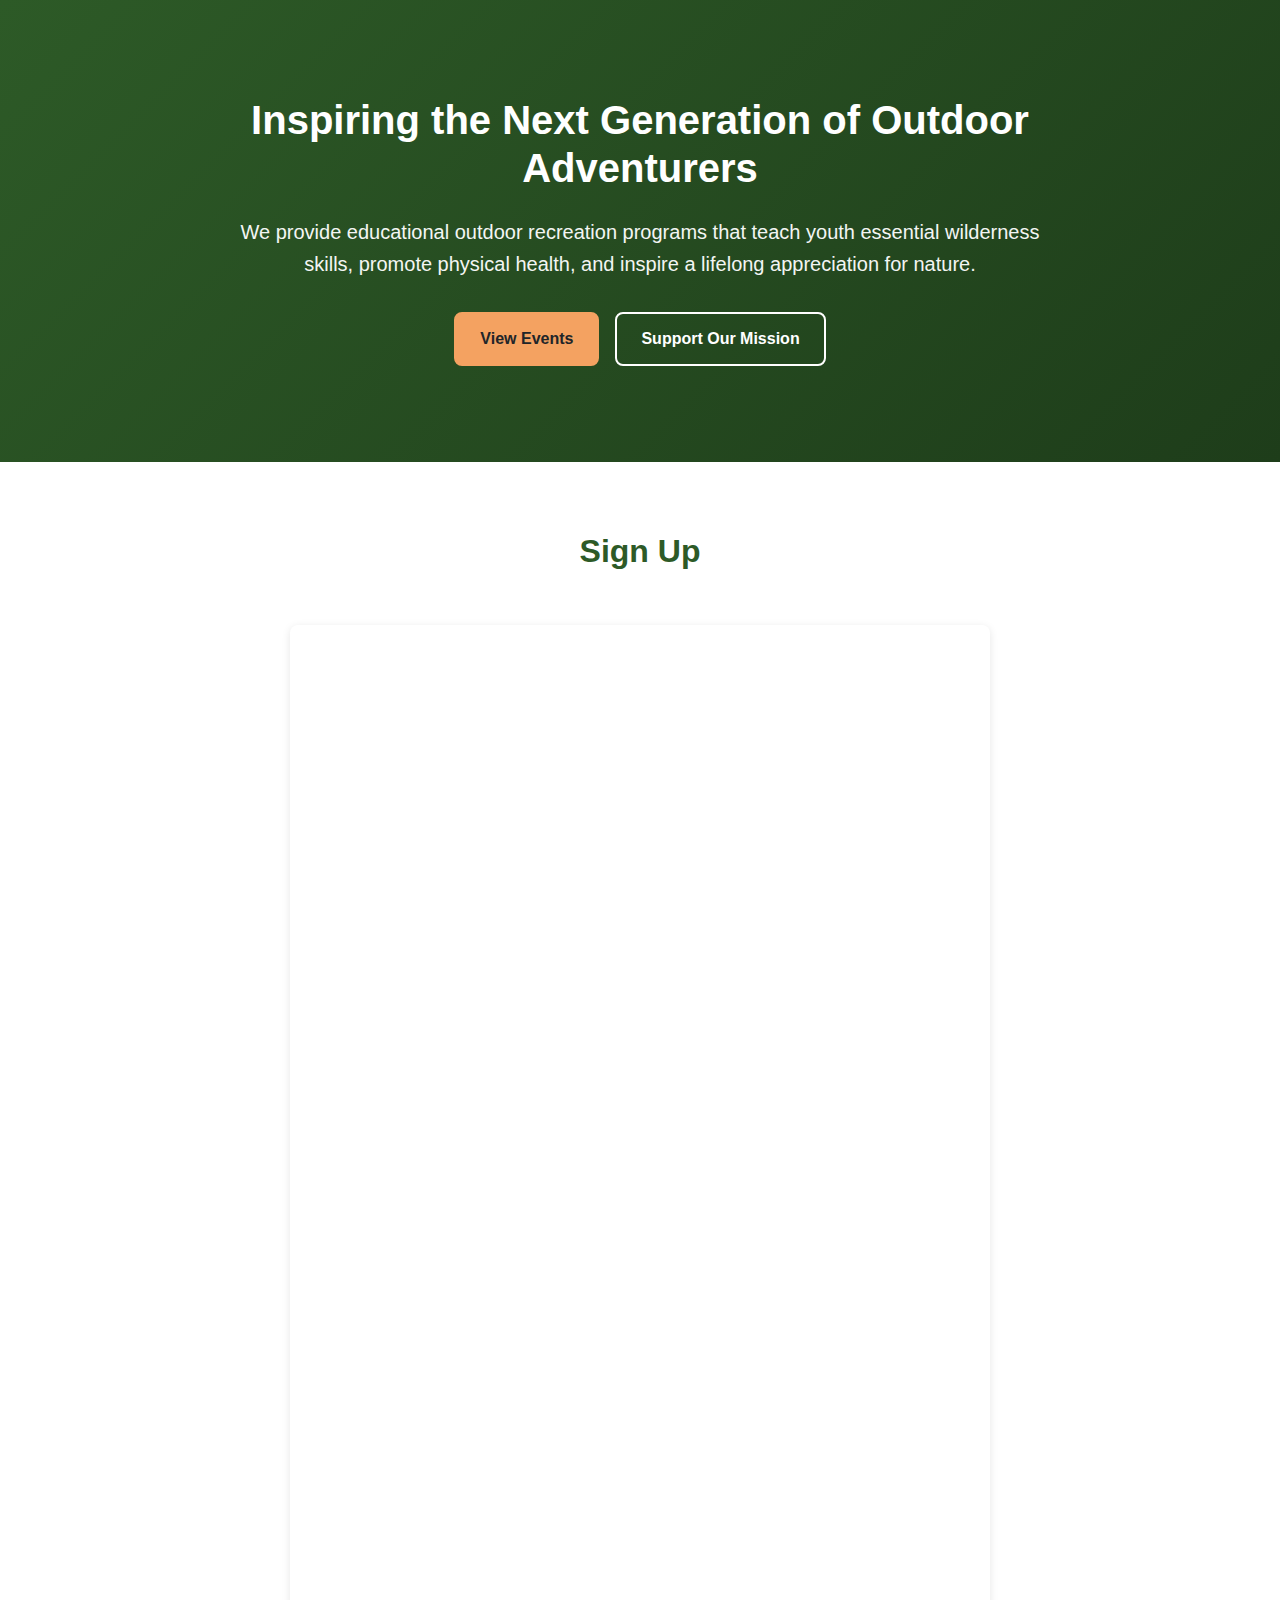
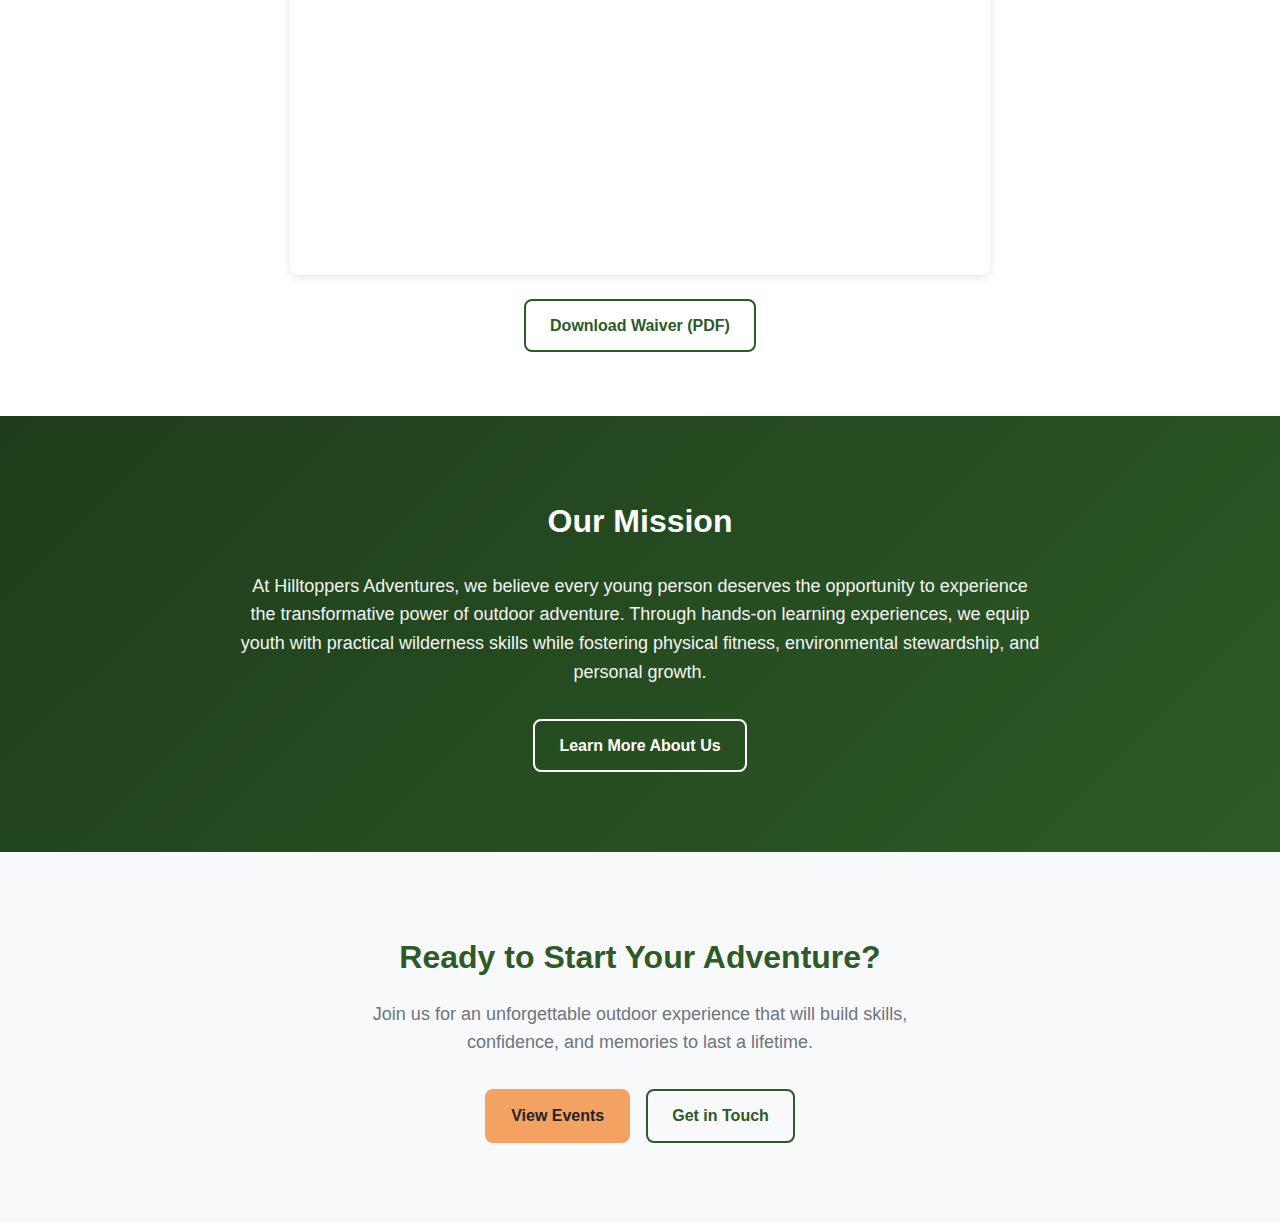
<file: index.html>
<!DOCTYPE html>
<html lang="en">
<head>
    <meta charset="UTF-8">
    <meta name="viewport" content="width=device-width, initial-scale=1.0">
    <meta name="description" content="Hilltoppers Adventures - Educational outdoor recreation programs teaching youth wilderness skills through climbing, skiing, camping, and outdoor adventure.">
    <title>Hilltoppers Adventures | Youth Outdoor Education</title>
    <link rel="stylesheet" href="css/styles.css">
</head>
<body>
    <div id="header-placeholder"></div>

    <main>
        <section class="hero">
            <div class="hero-content">
                <h1>Inspiring the Next Generation of Outdoor Adventurers</h1>
                <p>We provide educational outdoor recreation programs that teach youth essential wilderness skills, promote physical health, and inspire a lifelong appreciation for nature.</p>
                <div class="hero-buttons">
                    <a href="events.html" class="btn btn-primary">View Events</a>
                    <a href="contact.html#donate" class="btn btn-secondary">Support Our Mission</a>
                </div>
            </div>
        </section>

        <section class="content-section" id="signup">
            <div class="container">
                <h2 class="section-title">Sign Up</h2>
                <div class="form-embed">
                    <iframe src="https://docs.google.com/forms/d/e/1FAIpQLSfe6D6gbYsKlsab98dwT1V5n1hNLKXAu7fGkqLkbr1dwE0f4w/viewform?embedded=true" width="100%" height="1250" frameborder="0" marginheight="0" marginwidth="0">Loading...</iframe>
                </div>
                <p style="text-align: center; margin-top: 1.5rem;">
                    <a href="documents/waiver-2026.pdf" class="btn btn-outline">Download Waiver (PDF)</a>
                </p>
            </div>
        </section>

 

        <section class="mission">
            <div class="container">
                <div class="mission-content">
                    <h2>Our Mission</h2>
                    <p>At Hilltoppers Adventures, we believe every young person deserves the opportunity to experience the transformative power of outdoor adventure. Through hands-on learning experiences, we equip youth with practical wilderness skills while fostering physical fitness, environmental stewardship, and personal growth.</p>
                    <a href="about.html" class="btn btn-outline">Learn More About Us</a>
                </div>
            </div>
        </section>

      

        <section class="cta">
            <div class="container">
                <h2>Ready to Start Your Adventure?</h2>
                <p>Join us for an unforgettable outdoor experience that will build skills, confidence, and memories to last a lifetime.</p>
                <div class="cta-buttons">
                    <a href="events.html" class="btn btn-primary">View Events</a>
                    <a href="contact.html" class="btn btn-secondary">Get in Touch</a>
                </div>
            </div>
        </section>
    </main>

    <div id="footer-placeholder"></div>

    <script src="js/main.js"></script>
</body>
</html>
</file>
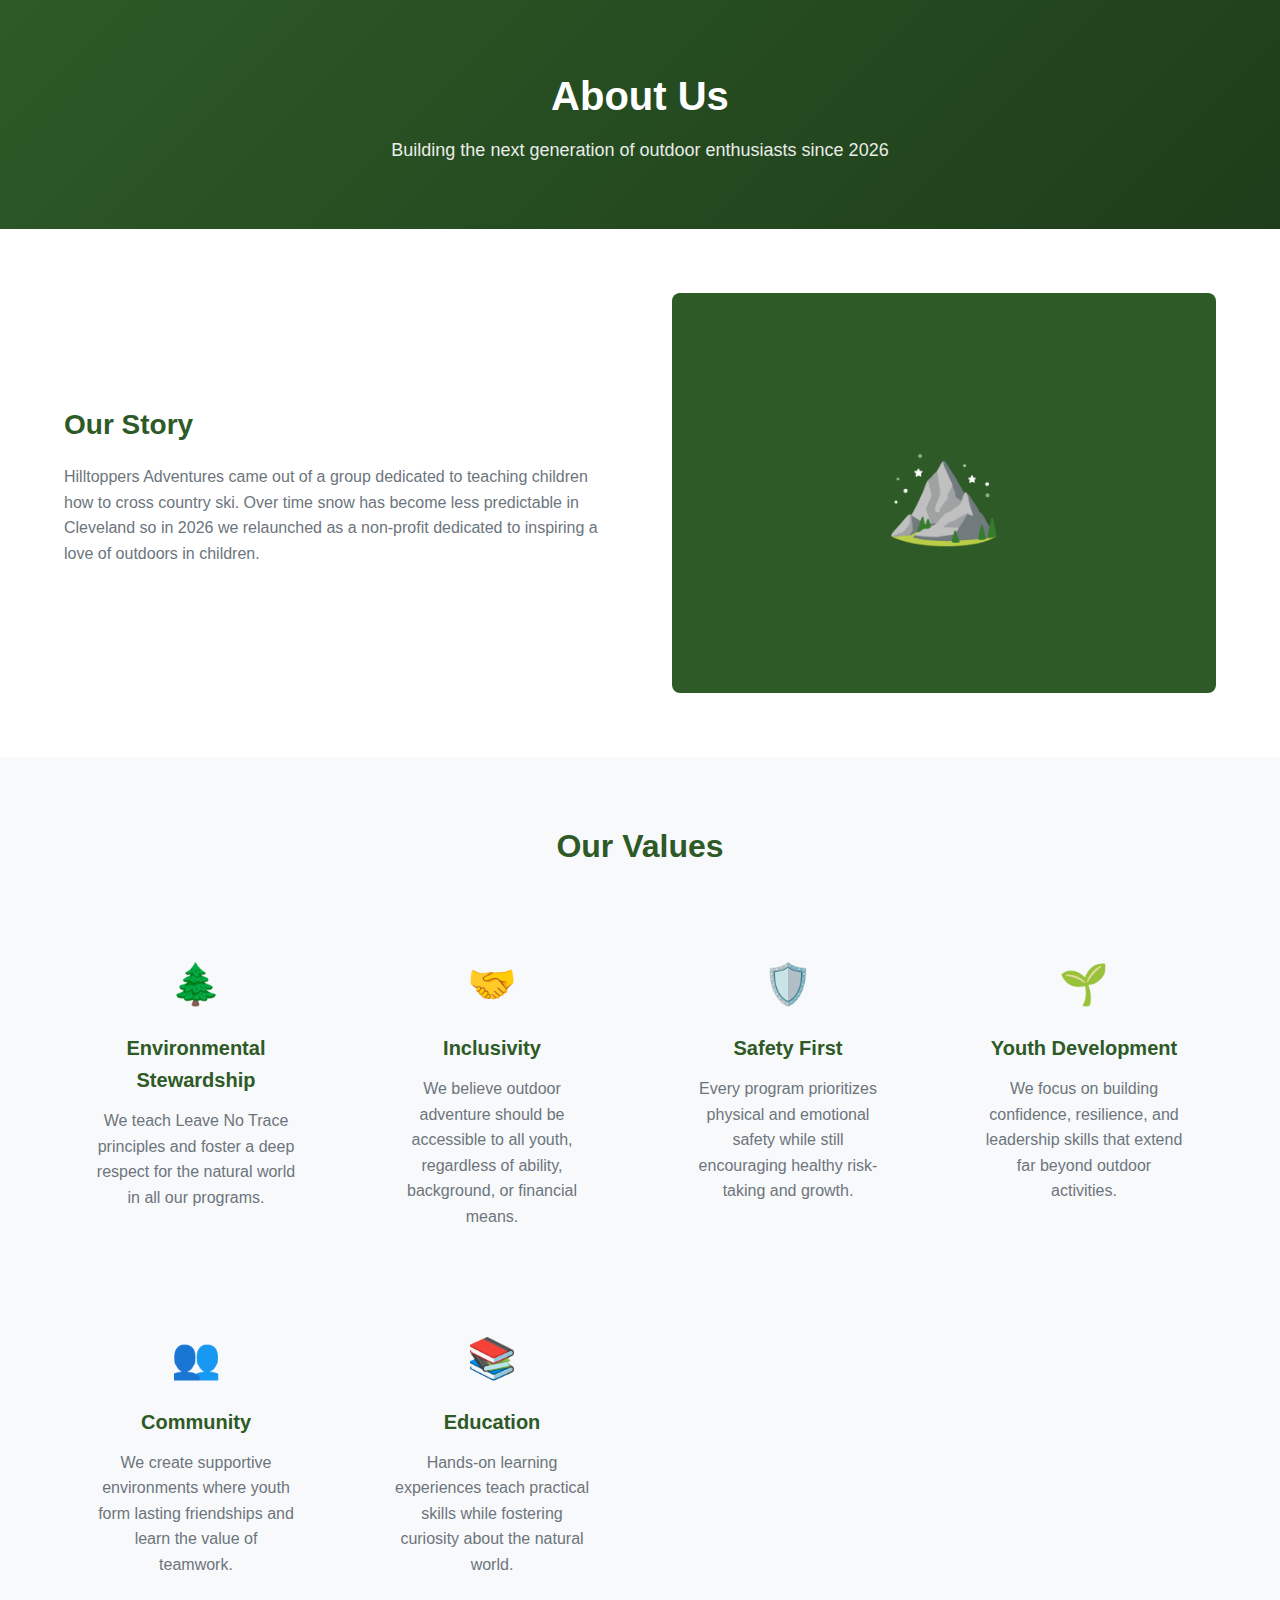
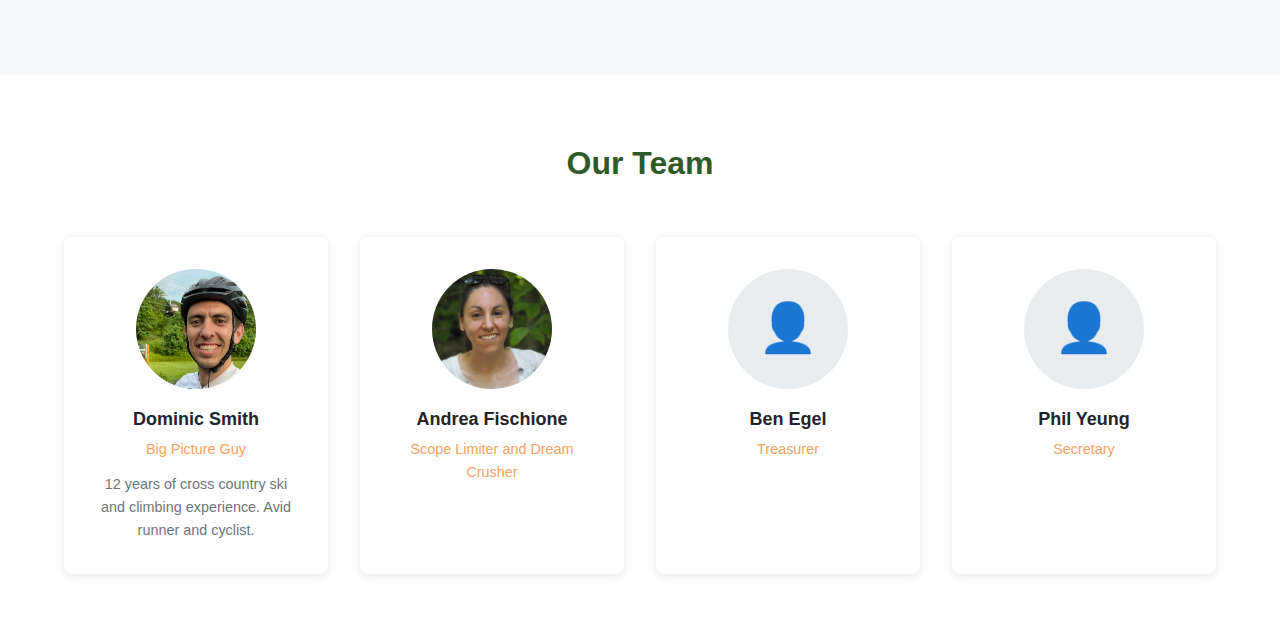
<file: about.html>
<!DOCTYPE html>
<html lang="en">
<head>
    <meta charset="UTF-8">
    <meta name="viewport" content="width=device-width, initial-scale=1.0">
    <meta name="description" content="Learn about Hilltoppers Adventures - our mission, values, and the team dedicated to youth outdoor education.">
    <title>About Us | Hilltoppers Adventures</title>
    <link rel="stylesheet" href="css/styles.css">
</head>
<body>
    <div id="header-placeholder"></div>

    <main>
        <section class="page-header">
            <div class="container">
                <h1>About Us</h1>
                <p>Building the next generation of outdoor enthusiasts since 2026</p>
            </div>
        </section>

        <section class="content-section">
            <div class="container">
                <div class="about-content">
                    <div class="about-text">
                        <h2>Our Story</h2>
                        <p>Hilltoppers Adventures came out of a group dedicated to teaching children how to cross country ski. Over time snow has become less predictable in Cleveland so in 2026 we relaunched as a non-profit dedicated to inspiring a love of outdoors in children.</p>
                    </div>
                    <div class="about-image">⛰️</div>
                </div>
            </div>
        </section>

        <section class="content-section alt">
            <div class="container">
                <h2 class="section-title">Our Values</h2>
                <div class="values-grid">
                    <div class="value-card">
                        <div class="value-icon">🌲</div>
                        <h3>Environmental Stewardship</h3>
                        <p>We teach Leave No Trace principles and foster a deep respect for the natural world in all our programs.</p>
                    </div>
                    <div class="value-card">
                        <div class="value-icon">🤝</div>
                        <h3>Inclusivity</h3>
                        <p>We believe outdoor adventure should be accessible to all youth, regardless of ability, background, or financial means.</p>
                    </div>
                    <div class="value-card">
                        <div class="value-icon">🛡️</div>
                        <h3>Safety First</h3>
                        <p>Every program prioritizes physical and emotional safety while still encouraging healthy risk-taking and growth.</p>
                    </div>
                    <div class="value-card">
                        <div class="value-icon">🌱</div>
                        <h3>Youth Development</h3>
                        <p>We focus on building confidence, resilience, and leadership skills that extend far beyond outdoor activities.</p>
                    </div>
                    <div class="value-card">
                        <div class="value-icon">👥</div>
                        <h3>Community</h3>
                        <p>We create supportive environments where youth form lasting friendships and learn the value of teamwork.</p>
                    </div>
                    <div class="value-card">
                        <div class="value-icon">📚</div>
                        <h3>Education</h3>
                        <p>Hands-on learning experiences teach practical skills while fostering curiosity about the natural world.</p>
                    </div>
                </div>
            </div>
        </section>

        <section class="content-section">
            <div class="container">
                <h2 class="section-title">Our Team</h2>
                <div class="team-grid">
                    <div class="team-card">
                        <div class="team-photo"><img src="images/dominic.jpeg" alt="Dominic Smith"></div>
                        <h3>Dominic Smith</h3>
                        <p class="role">Big Picture Guy</p>
                        <p>12 years of cross country ski and climbing experience. Avid runner and cyclist.</p>
                    </div>
                    <div class="team-card">
                        <div class="team-photo"><img src="images/andrea.jpeg" alt="Andrea Fischione"></div>
                        <h3>Andrea Fischione</h3>
                        <p class="role">Scope Limiter and Dream Crusher</p>
                        <p></p>
                    </div>
                    <div class="team-card">
                        <div class="team-photo">👤</div>
                        <h3>Ben Egel</h3>
                        <p class="role">Treasurer</p>
                        <p></p>
                    </div>
                    <div class="team-card">
                        <div class="team-photo">👤</div>
                        <h3>Phil Yeung</h3>
                        <p class="role">Secretary</p>
                        <p></p>
                    </div>
                </div>
            </div>
        </section>

    
    </main>

    <div id="footer-placeholder"></div>

    <script src="js/main.js"></script>
</body>
</html>
</file>
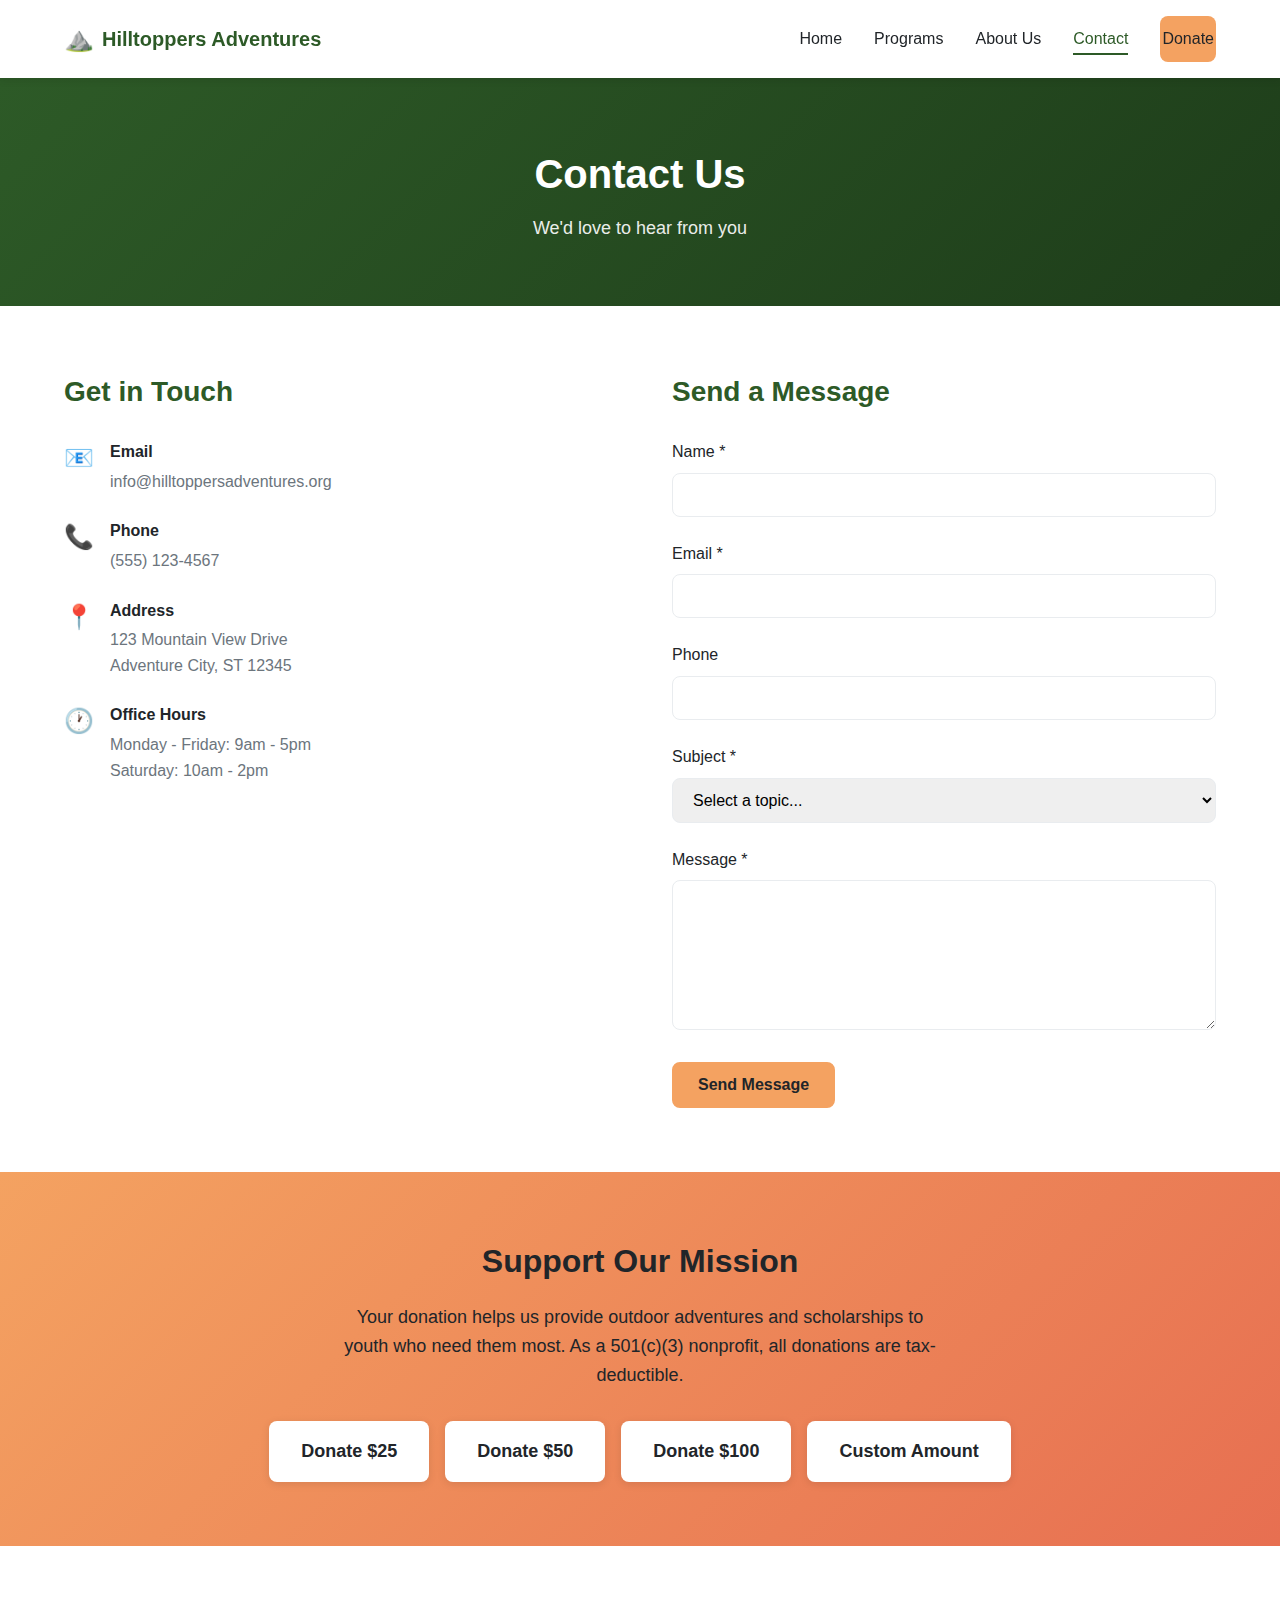
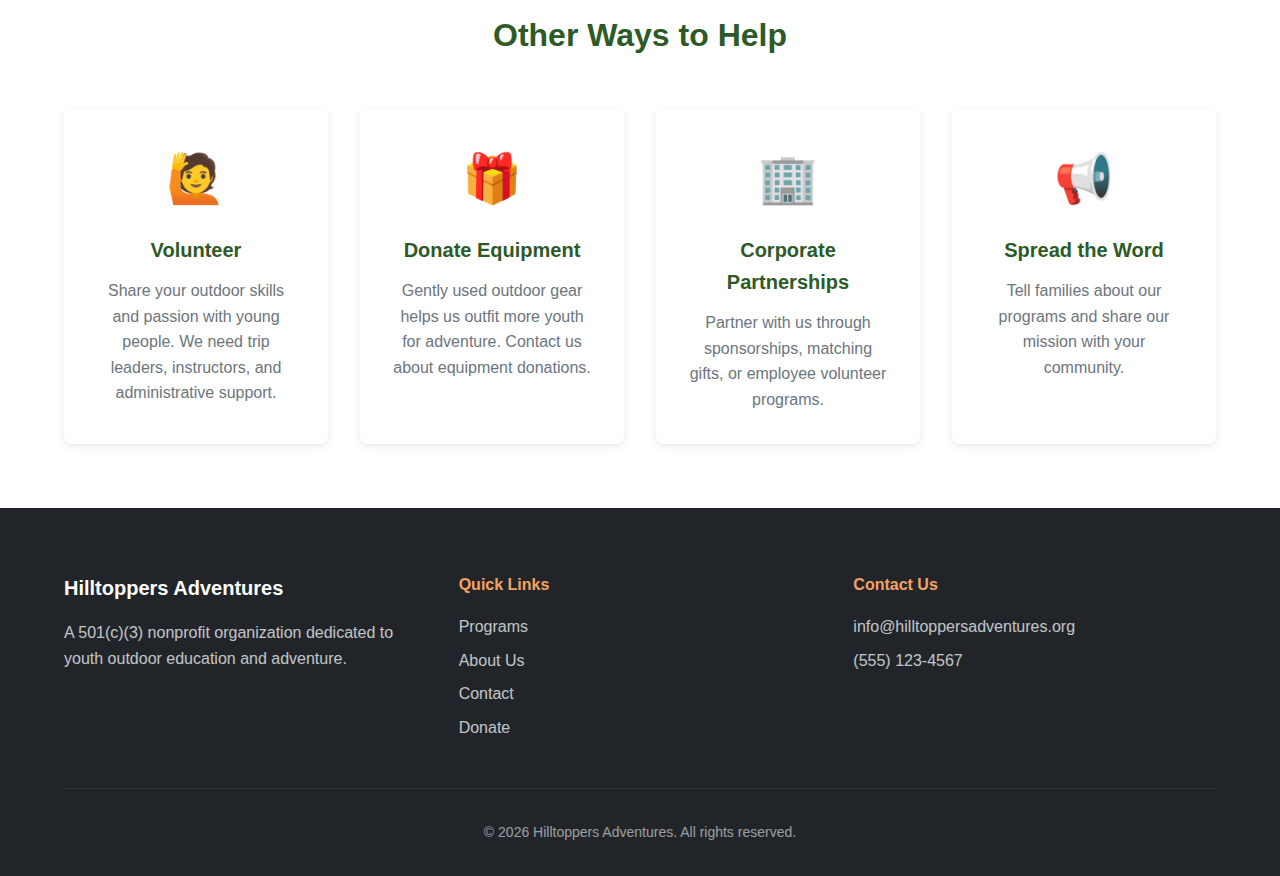
<file: contact.html>
<!DOCTYPE html>
<html lang="en">
<head>
    <meta charset="UTF-8">
    <meta name="viewport" content="width=device-width, initial-scale=1.0">
    <meta name="description" content="Contact Hilltoppers Adventures - get in touch about programs, volunteering, donations, or general inquiries.">
    <title>Contact | Hilltoppers Adventures</title>
    <link rel="stylesheet" href="css/styles.css">
</head>
<body>
    <header class="site-header">
        <nav class="nav-container">
            <a href="index.html" class="logo">
                <span class="logo-icon">⛰️</span>
                <span class="logo-text">Hilltoppers Adventures</span>
            </a>
            <button class="nav-toggle" aria-label="Toggle navigation">
                <span></span>
                <span></span>
                <span></span>
            </button>
            <ul class="nav-menu">
                <li><a href="index.html">Home</a></li>
                <li><a href="programs.html">Programs</a></li>
                <li><a href="about.html">About Us</a></li>
                <li><a href="contact.html" class="active">Contact</a></li>
                <li><a href="contact.html#donate" class="btn btn-nav">Donate</a></li>
            </ul>
        </nav>
    </header>

    <main>
        <section class="page-header">
            <div class="container">
                <h1>Contact Us</h1>
                <p>We'd love to hear from you</p>
            </div>
        </section>

        <section class="content-section">
            <div class="container">
                <div class="contact-grid">
                    <div class="contact-info">
                        <h2>Get in Touch</h2>

                        <div class="contact-item">
                            <span class="contact-icon">📧</span>
                            <div>
                                <h3>Email</h3>
                                <p>info@hilltoppersadventures.org</p>
                            </div>
                        </div>

                        <div class="contact-item">
                            <span class="contact-icon">📞</span>
                            <div>
                                <h3>Phone</h3>
                                <p>(555) 123-4567</p>
                            </div>
                        </div>

                        <div class="contact-item">
                            <span class="contact-icon">📍</span>
                            <div>
                                <h3>Address</h3>
                                <p>123 Mountain View Drive<br>Adventure City, ST 12345</p>
                            </div>
                        </div>

                        <div class="contact-item">
                            <span class="contact-icon">🕐</span>
                            <div>
                                <h3>Office Hours</h3>
                                <p>Monday - Friday: 9am - 5pm<br>Saturday: 10am - 2pm</p>
                            </div>
                        </div>
                    </div>

                    <div class="contact-form">
                        <h2>Send a Message</h2>
                        <form action="#" method="POST">
                            <div class="form-group">
                                <label for="name">Name *</label>
                                <input type="text" id="name" name="name" required>
                            </div>

                            <div class="form-group">
                                <label for="email">Email *</label>
                                <input type="email" id="email" name="email" required>
                            </div>

                            <div class="form-group">
                                <label for="phone">Phone</label>
                                <input type="tel" id="phone" name="phone">
                            </div>

                            <div class="form-group">
                                <label for="subject">Subject *</label>
                                <select id="subject" name="subject" required>
                                    <option value="">Select a topic...</option>
                                    <option value="programs">Program Information</option>
                                    <option value="registration">Registration</option>
                                    <option value="volunteer">Volunteering</option>
                                    <option value="donation">Donations</option>
                                    <option value="partnership">Partnerships</option>
                                    <option value="other">Other</option>
                                </select>
                            </div>

                            <div class="form-group">
                                <label for="message">Message *</label>
                                <textarea id="message" name="message" required></textarea>
                            </div>

                            <button type="submit" class="btn btn-primary">Send Message</button>
                        </form>
                    </div>
                </div>
            </div>
        </section>

        <section id="donate" class="donate-section">
            <div class="container">
                <h2>Support Our Mission</h2>
                <p>Your donation helps us provide outdoor adventures and scholarships to youth who need them most. As a 501(c)(3) nonprofit, all donations are tax-deductible.</p>
                <div class="donate-options">
                    <a href="#" class="donate-btn">Donate $25</a>
                    <a href="#" class="donate-btn">Donate $50</a>
                    <a href="#" class="donate-btn">Donate $100</a>
                    <a href="#" class="donate-btn">Custom Amount</a>
                </div>
            </div>
        </section>

        <section class="content-section">
            <div class="container">
                <h2 class="section-title">Other Ways to Help</h2>
                <div class="features-grid">
                    <div class="feature-card">
                        <div class="feature-icon">🙋</div>
                        <h3>Volunteer</h3>
                        <p>Share your outdoor skills and passion with young people. We need trip leaders, instructors, and administrative support.</p>
                    </div>
                    <div class="feature-card">
                        <div class="feature-icon">🎁</div>
                        <h3>Donate Equipment</h3>
                        <p>Gently used outdoor gear helps us outfit more youth for adventure. Contact us about equipment donations.</p>
                    </div>
                    <div class="feature-card">
                        <div class="feature-icon">🏢</div>
                        <h3>Corporate Partnerships</h3>
                        <p>Partner with us through sponsorships, matching gifts, or employee volunteer programs.</p>
                    </div>
                    <div class="feature-card">
                        <div class="feature-icon">📢</div>
                        <h3>Spread the Word</h3>
                        <p>Tell families about our programs and share our mission with your community.</p>
                    </div>
                </div>
            </div>
        </section>
    </main>

    <footer class="site-footer">
        <div class="container">
            <div class="footer-grid">
                <div class="footer-about">
                    <h3>Hilltoppers Adventures</h3>
                    <p>A 501(c)(3) nonprofit organization dedicated to youth outdoor education and adventure.</p>
                </div>
                <div class="footer-links">
                    <h4>Quick Links</h4>
                    <ul>
                        <li><a href="programs.html">Programs</a></li>
                        <li><a href="about.html">About Us</a></li>
                        <li><a href="contact.html">Contact</a></li>
                        <li><a href="contact.html#donate">Donate</a></li>
                    </ul>
                </div>
                <div class="footer-contact">
                    <h4>Contact Us</h4>
                    <p>info@hilltoppersadventures.org</p>
                    <p>(555) 123-4567</p>
                </div>
            </div>
            <div class="footer-bottom">
                <p>&copy; 2026 Hilltoppers Adventures. All rights reserved.</p>
            </div>
        </div>
    </footer>

    <script src="js/main.js"></script>
</body>
</html>
</file>
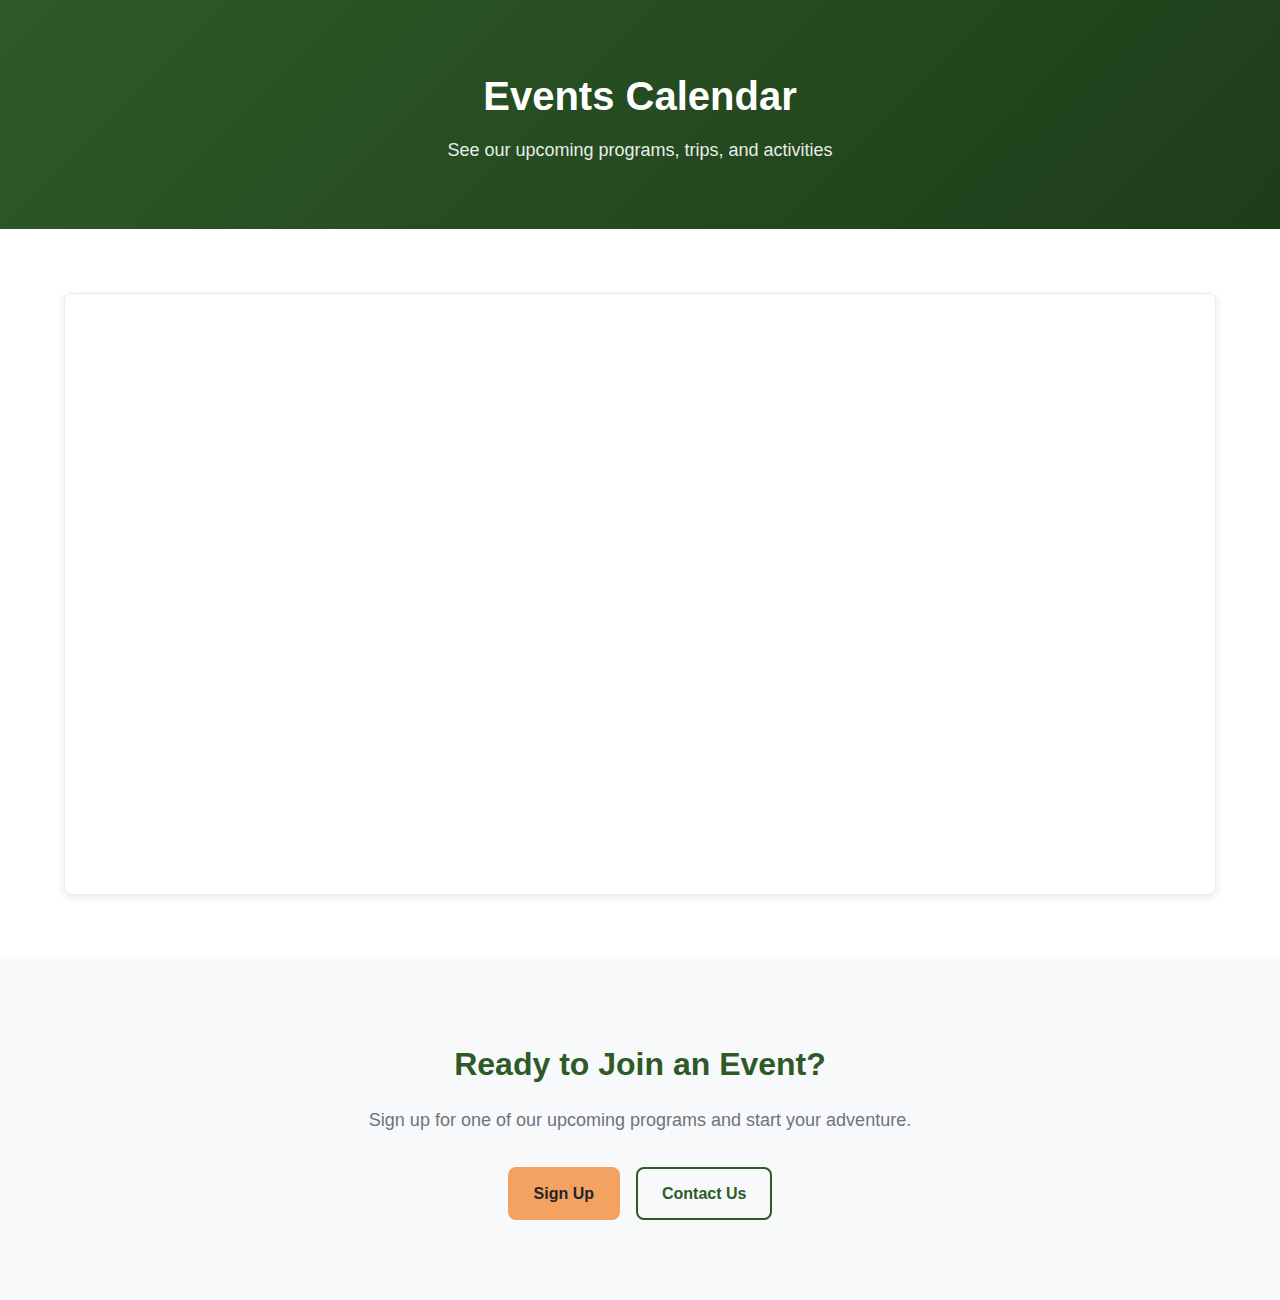
<file: events.html>
<!DOCTYPE html>
<html lang="en">
<head>
    <meta charset="UTF-8">
    <meta name="viewport" content="width=device-width, initial-scale=1.0">
    <meta name="description" content="Hilltoppers Adventures events calendar - see upcoming outdoor programs, trips, and activities.">
    <title>Events | Hilltoppers Adventures</title>
    <link rel="stylesheet" href="css/styles.css">
</head>
<body>
    <div id="header-placeholder"></div>

    <main>
        <section class="page-header">
            <div class="container">
                <h1>Events Calendar</h1>
                <p>See our upcoming programs, trips, and activities</p>
            </div>
        </section>

        <section class="content-section">
            <div class="container">
                <div class="calendar-embed">
                    <iframe src="https://calendar.google.com/calendar/embed?height=600&wkst=1&ctz=America%2FNew_York&showPrint=0&src=NThiZTg1NWFmNjlhNGI3ZmY5MTI0YjdkYmNhMDYyOThkMDU2MDk2MzI1NzlkMjE4ZmU5MTI3MTk1NDI2NDYzNkBncm91cC5jYWxlbmRhci5nb29nbGUuY29t&color=%238e24aa" width="100%" height="600" frameborder="0" scrolling="no"></iframe>
                </div>
            </div>
        </section>

        <section class="cta">
            <div class="container">
                <h2>Ready to Join an Event?</h2>
                <p>Sign up for one of our upcoming programs and start your adventure.</p>
                <div class="cta-buttons">
                    <a href="index.html#signup" class="btn btn-primary">Sign Up</a>
                    <a href="contact.html" class="btn btn-secondary">Contact Us</a>
                </div>
            </div>
        </section>
    </main>

    <div id="footer-placeholder"></div>

    <script src="js/main.js"></script>
</body>
</html>
</file>
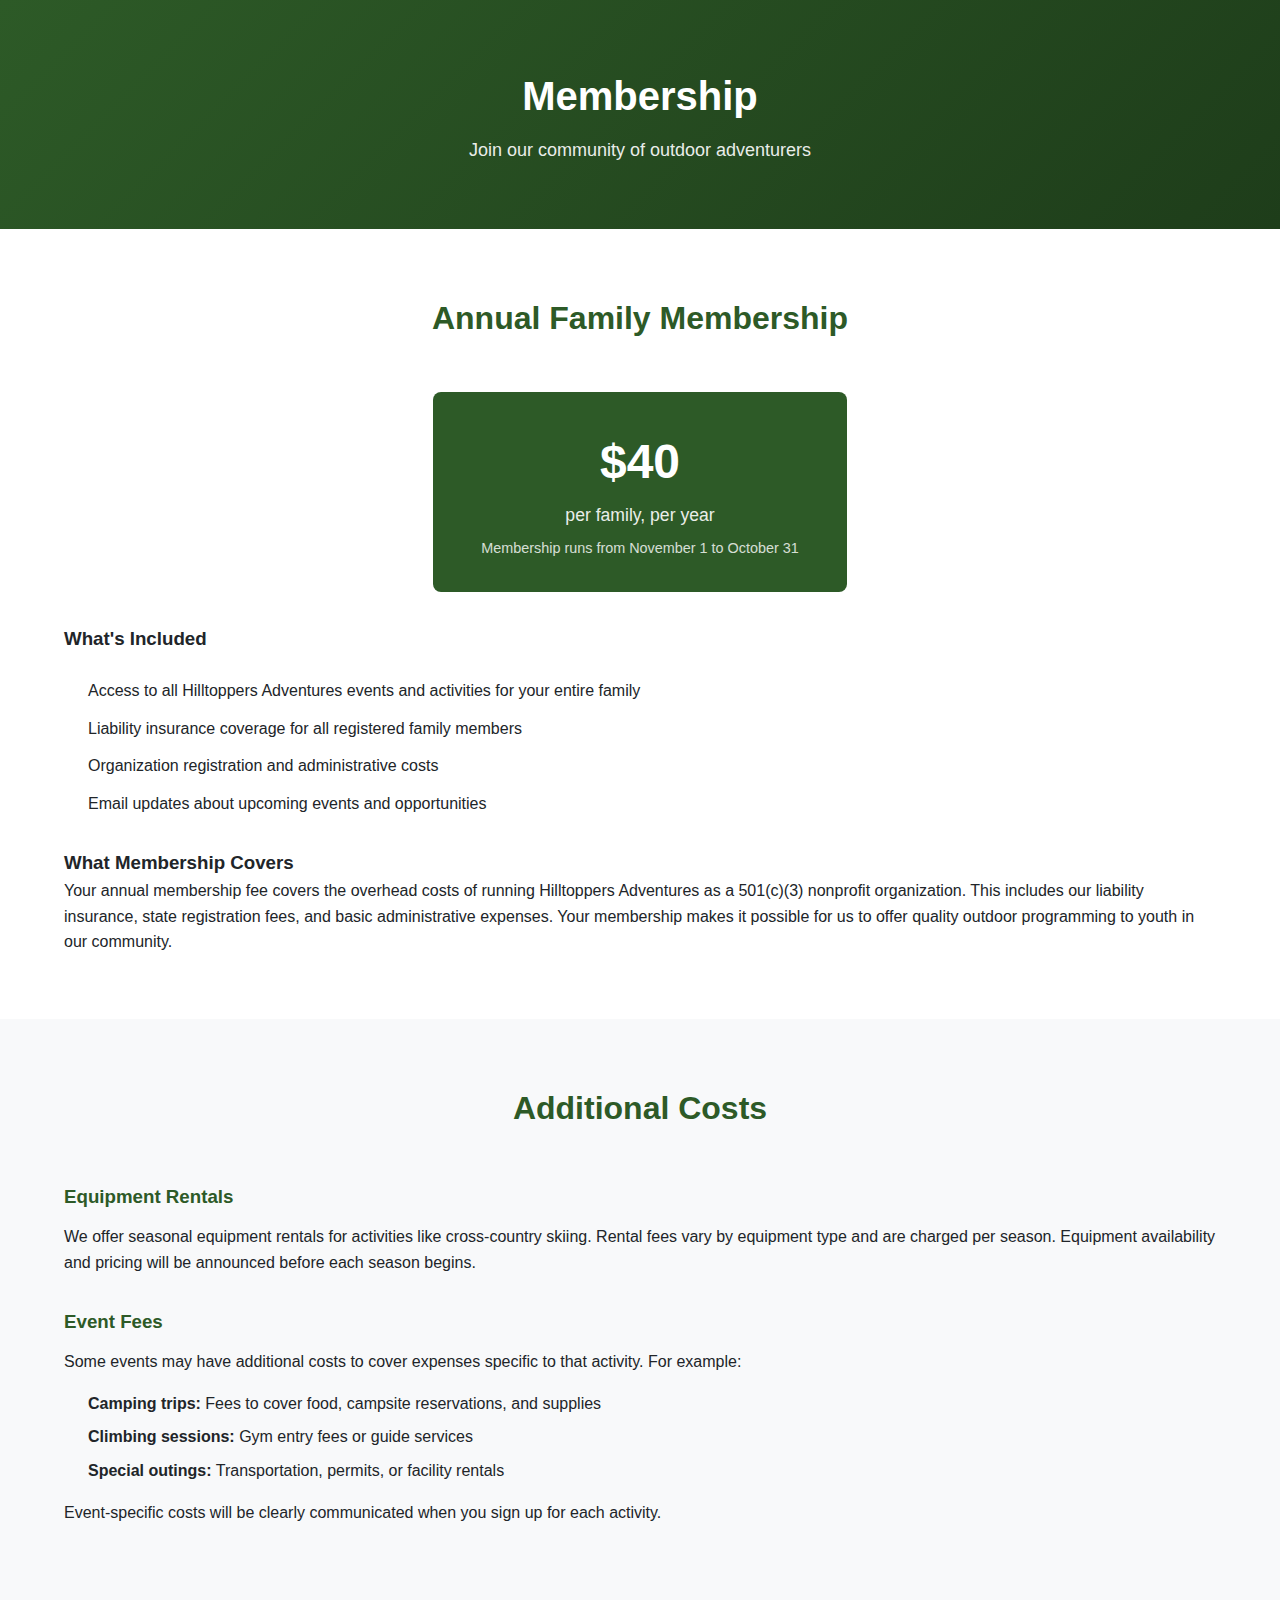
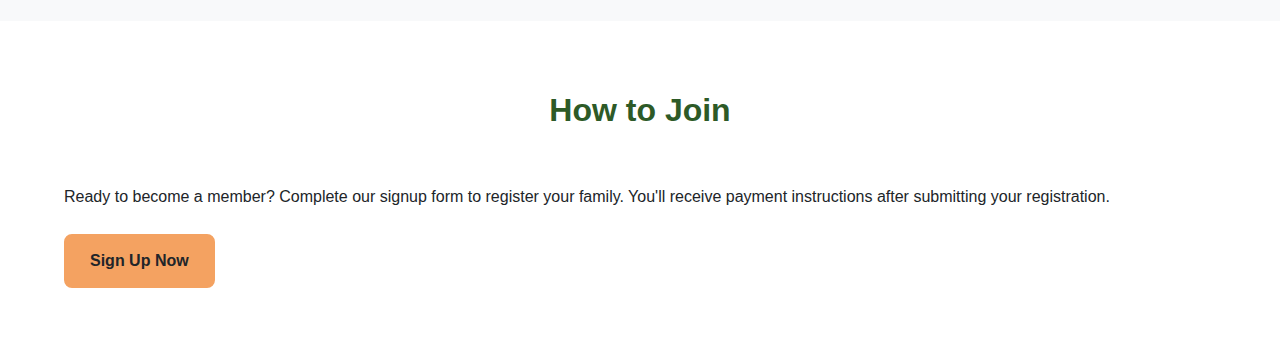
<file: membership.html>
<!DOCTYPE html>
<html lang="en">
<head>
    <meta charset="UTF-8">
    <meta name="viewport" content="width=device-width, initial-scale=1.0">
    <meta name="description" content="Join Hilltoppers Adventures - annual family membership for youth outdoor education programs including climbing, skiing, camping, and hiking.">
    <title>Membership | Hilltoppers Adventures</title>
    <link rel="stylesheet" href="css/styles.css">
</head>
<body>
    <div id="header-placeholder"></div>

    <main>
        <section class="page-header">
            <div class="container">
                <h1>Membership</h1>
                <p>Join our community of outdoor adventurers</p>
            </div>
        </section>

        <section class="content-section">
            <div class="container">
                <h2 class="section-title">Annual Family Membership</h2>
                <div class="membership-info">
                    <div class="membership-card">
                        <div class="membership-price">$40</div>
                        <div class="membership-period">per family, per year</div>
                        <p class="membership-dates">Membership runs from November 1 to October 31</p>
                    </div>
                </div>

                <h3>What's Included</h3>
                <ul class="membership-benefits">
                    <li>Access to all Hilltoppers Adventures events and activities for your entire family</li>
                    <li>Liability insurance coverage for all registered family members</li>
                    <li>Organization registration and administrative costs</li>
                    <li>Email updates about upcoming events and opportunities</li>
                </ul>

                <h3>What Membership Covers</h3>
                <p>Your annual membership fee covers the overhead costs of running Hilltoppers Adventures as a 501(c)(3) nonprofit organization. This includes our liability insurance, state registration fees, and basic administrative expenses. Your membership makes it possible for us to offer quality outdoor programming to youth in our community.</p>
            </div>
        </section>

        <section class="content-section alt">
            <div class="container">
                <h2 class="section-title">Additional Costs</h2>

                <div class="cost-section">
                    <h3>Equipment Rentals</h3>
                    <p>We offer seasonal equipment rentals for activities like cross-country skiing. Rental fees vary by equipment type and are charged per season. Equipment availability and pricing will be announced before each season begins.</p>
                </div>

                <div class="cost-section">
                    <h3>Event Fees</h3>
                    <p>Some events may have additional costs to cover expenses specific to that activity. For example:</p>
                    <ul>
                        <li><strong>Camping trips:</strong> Fees to cover food, campsite reservations, and supplies</li>
                        <li><strong>Climbing sessions:</strong> Gym entry fees or guide services</li>
                        <li><strong>Special outings:</strong> Transportation, permits, or facility rentals</li>
                    </ul>
                    <p>Event-specific costs will be clearly communicated when you sign up for each activity.</p>
                </div>
            </div>
        </section>

        <section class="content-section">
            <div class="container">
                <h2 class="section-title">How to Join</h2>
                <p>Ready to become a member? Complete our signup form to register your family. You'll receive payment instructions after submitting your registration.</p>
                <p style="margin-top: 1.5rem;">
                    <a href="index.html#signup" class="btn btn-primary">Sign Up Now</a>
                </p>
            </div>
        </section>
    </main>

    <div id="footer-placeholder"></div>

    <script src="js/main.js"></script>
</body>
</html>
</file>
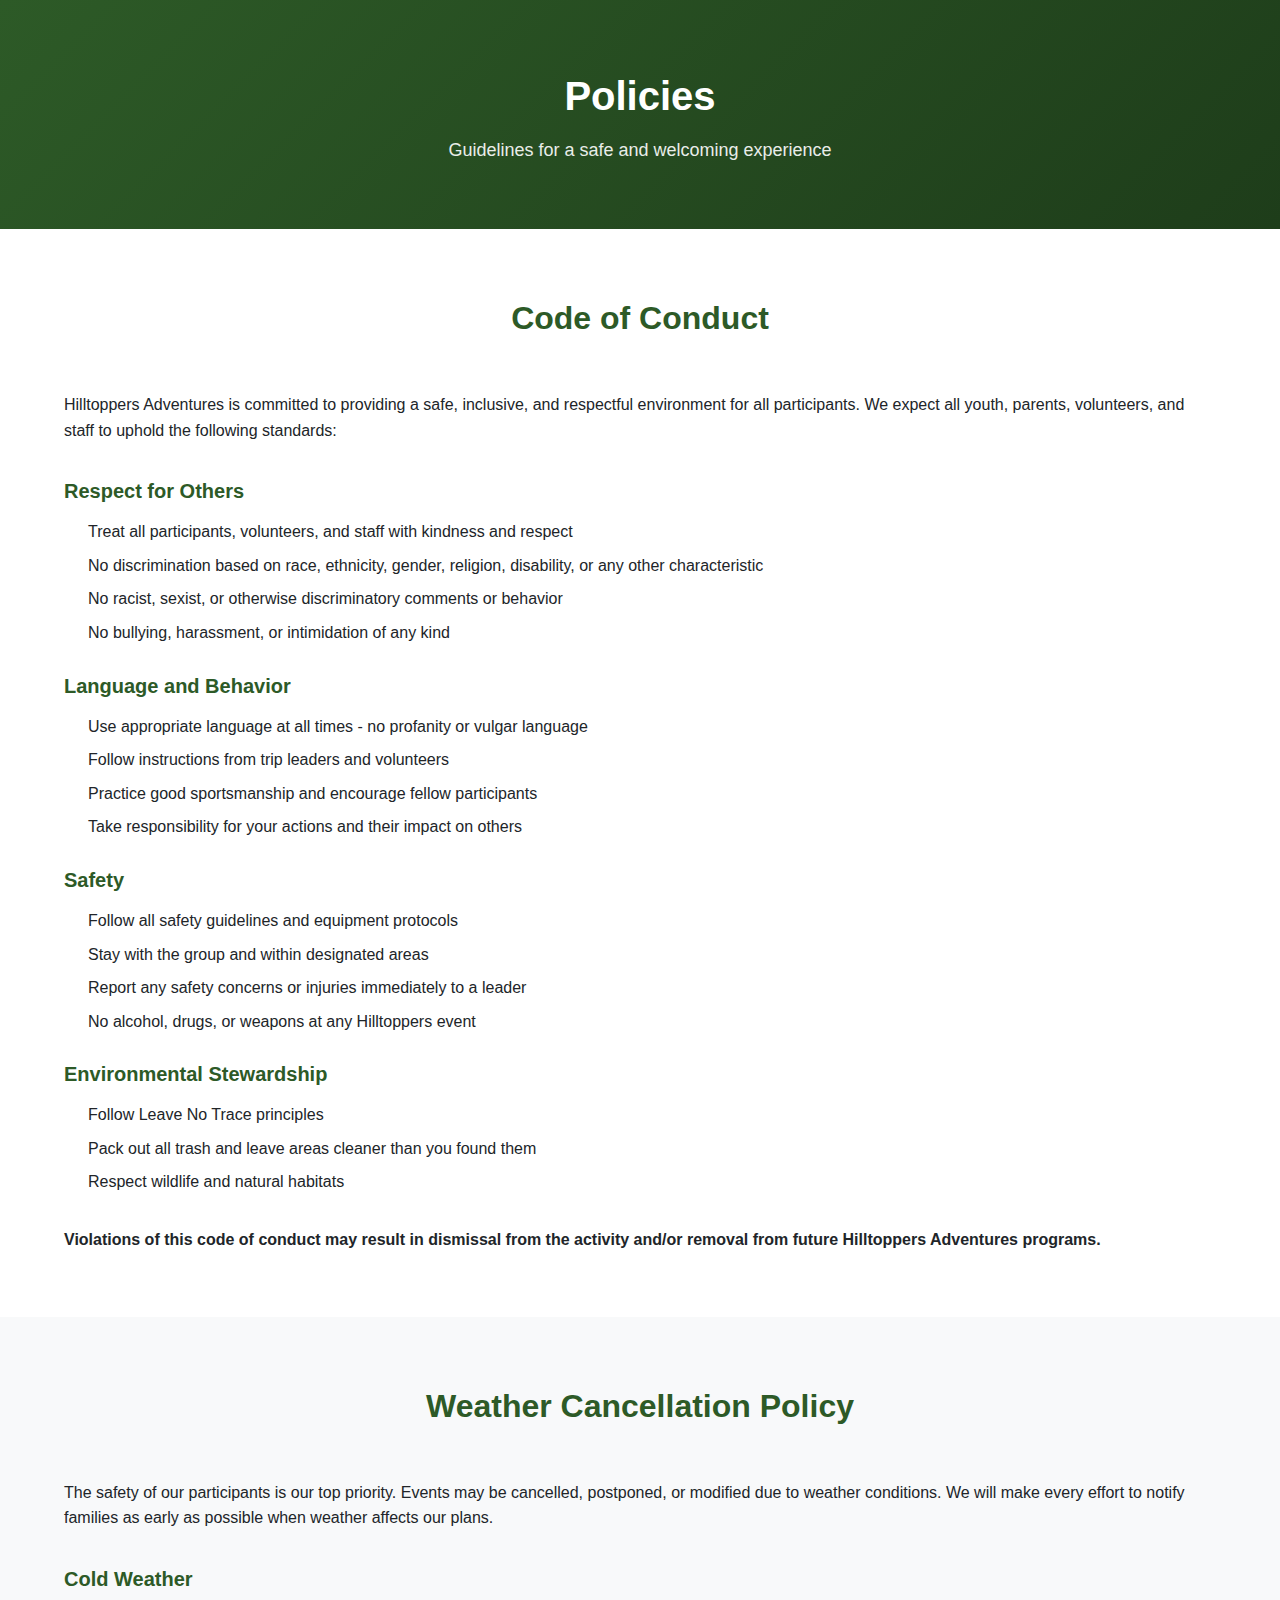
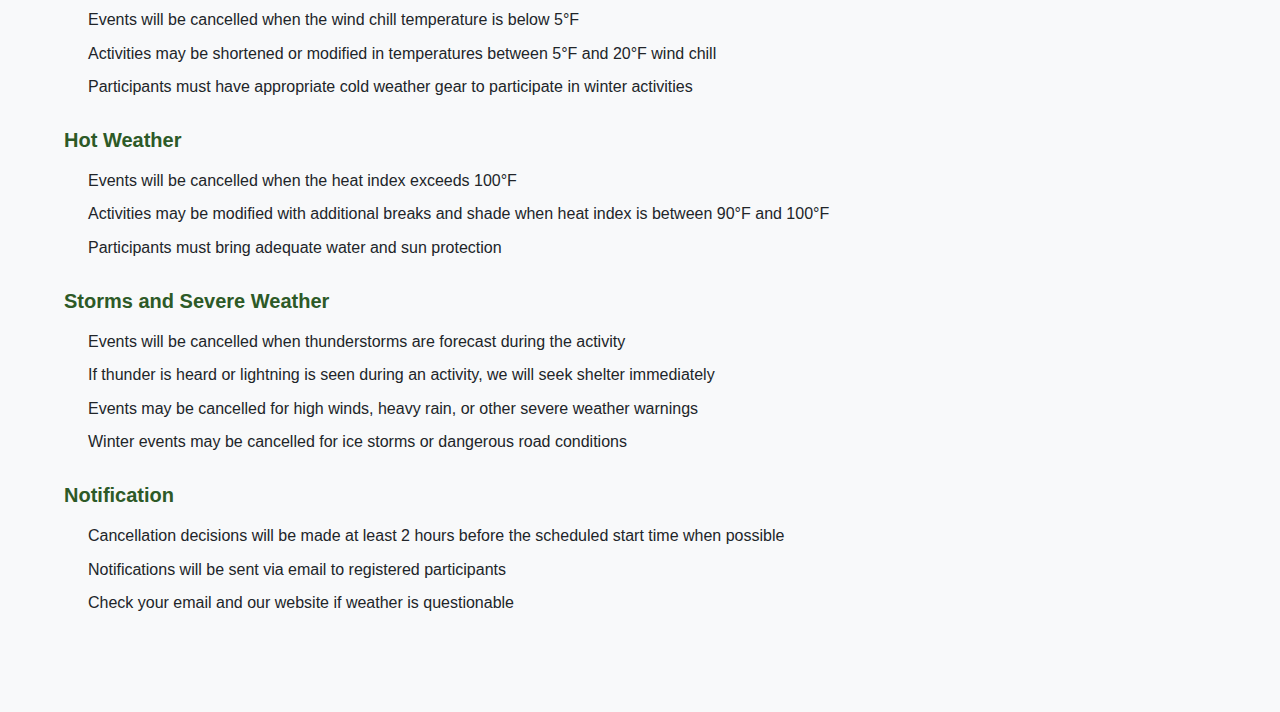
<file: policies.html>
<!DOCTYPE html>
<html lang="en">
<head>
    <meta charset="UTF-8">
    <meta name="viewport" content="width=device-width, initial-scale=1.0">
    <meta name="description" content="Hilltoppers Adventures policies - behavior expectations and weather cancellation guidelines for our youth outdoor programs.">
    <title>Policies | Hilltoppers Adventures</title>
    <link rel="stylesheet" href="css/styles.css">
</head>
<body>
    <div id="header-placeholder"></div>

    <main>
        <section class="page-header">
            <div class="container">
                <h1>Policies</h1>
                <p>Guidelines for a safe and welcoming experience</p>
            </div>
        </section>

        <section class="content-section">
            <div class="container">
                <h2 class="section-title">Code of Conduct</h2>
                <p>Hilltoppers Adventures is committed to providing a safe, inclusive, and respectful environment for all participants. We expect all youth, parents, volunteers, and staff to uphold the following standards:</p>

                <div class="policy-list">
                    <h3>Respect for Others</h3>
                    <ul>
                        <li>Treat all participants, volunteers, and staff with kindness and respect</li>
                        <li>No discrimination based on race, ethnicity, gender, religion, disability, or any other characteristic</li>
                        <li>No racist, sexist, or otherwise discriminatory comments or behavior</li>
                        <li>No bullying, harassment, or intimidation of any kind</li>
                    </ul>

                    <h3>Language and Behavior</h3>
                    <ul>
                        <li>Use appropriate language at all times - no profanity or vulgar language</li>
                        <li>Follow instructions from trip leaders and volunteers</li>
                        <li>Practice good sportsmanship and encourage fellow participants</li>
                        <li>Take responsibility for your actions and their impact on others</li>
                    </ul>

                    <h3>Safety</h3>
                    <ul>
                        <li>Follow all safety guidelines and equipment protocols</li>
                        <li>Stay with the group and within designated areas</li>
                        <li>Report any safety concerns or injuries immediately to a leader</li>
                        <li>No alcohol, drugs, or weapons at any Hilltoppers event</li>
                    </ul>

                    <h3>Environmental Stewardship</h3>
                    <ul>
                        <li>Follow Leave No Trace principles</li>
                        <li>Pack out all trash and leave areas cleaner than you found them</li>
                        <li>Respect wildlife and natural habitats</li>
                    </ul>
                </div>

                <p><strong>Violations of this code of conduct may result in dismissal from the activity and/or removal from future Hilltoppers Adventures programs.</strong></p>
            </div>
        </section>

        <section class="content-section alt">
            <div class="container">
                <h2 class="section-title">Weather Cancellation Policy</h2>
                <p>The safety of our participants is our top priority. Events may be cancelled, postponed, or modified due to weather conditions. We will make every effort to notify families as early as possible when weather affects our plans.</p>

                <div class="policy-list">
                    <h3>Cold Weather</h3>
                    <ul>
                        <li>Events will be cancelled when the wind chill temperature is below 5°F</li>
                        <li>Activities may be shortened or modified in temperatures between 5°F and 20°F wind chill</li>
                        <li>Participants must have appropriate cold weather gear to participate in winter activities</li>
                    </ul>

                    <h3>Hot Weather</h3>
                    <ul>
                        <li>Events will be cancelled when the heat index exceeds 100°F</li>
                        <li>Activities may be modified with additional breaks and shade when heat index is between 90°F and 100°F</li>
                        <li>Participants must bring adequate water and sun protection</li>
                    </ul>

                    <h3>Storms and Severe Weather</h3>
                    <ul>
                        <li>Events will be cancelled when thunderstorms are forecast during the activity</li>
                        <li>If thunder is heard or lightning is seen during an activity, we will seek shelter immediately</li>
                        <li>Events may be cancelled for high winds, heavy rain, or other severe weather warnings</li>
                        <li>Winter events may be cancelled for ice storms or dangerous road conditions</li>
                    </ul>

                    <h3>Notification</h3>
                    <ul>
                        <li>Cancellation decisions will be made at least 2 hours before the scheduled start time when possible</li>
                        <li>Notifications will be sent via email to registered participants</li>
                        <li>Check your email and our website if weather is questionable</li>
                    </ul>
                </div>
            </div>
        </section>
    </main>

    <div id="footer-placeholder"></div>

    <script src="js/main.js"></script>
</body>
</html>
</file>
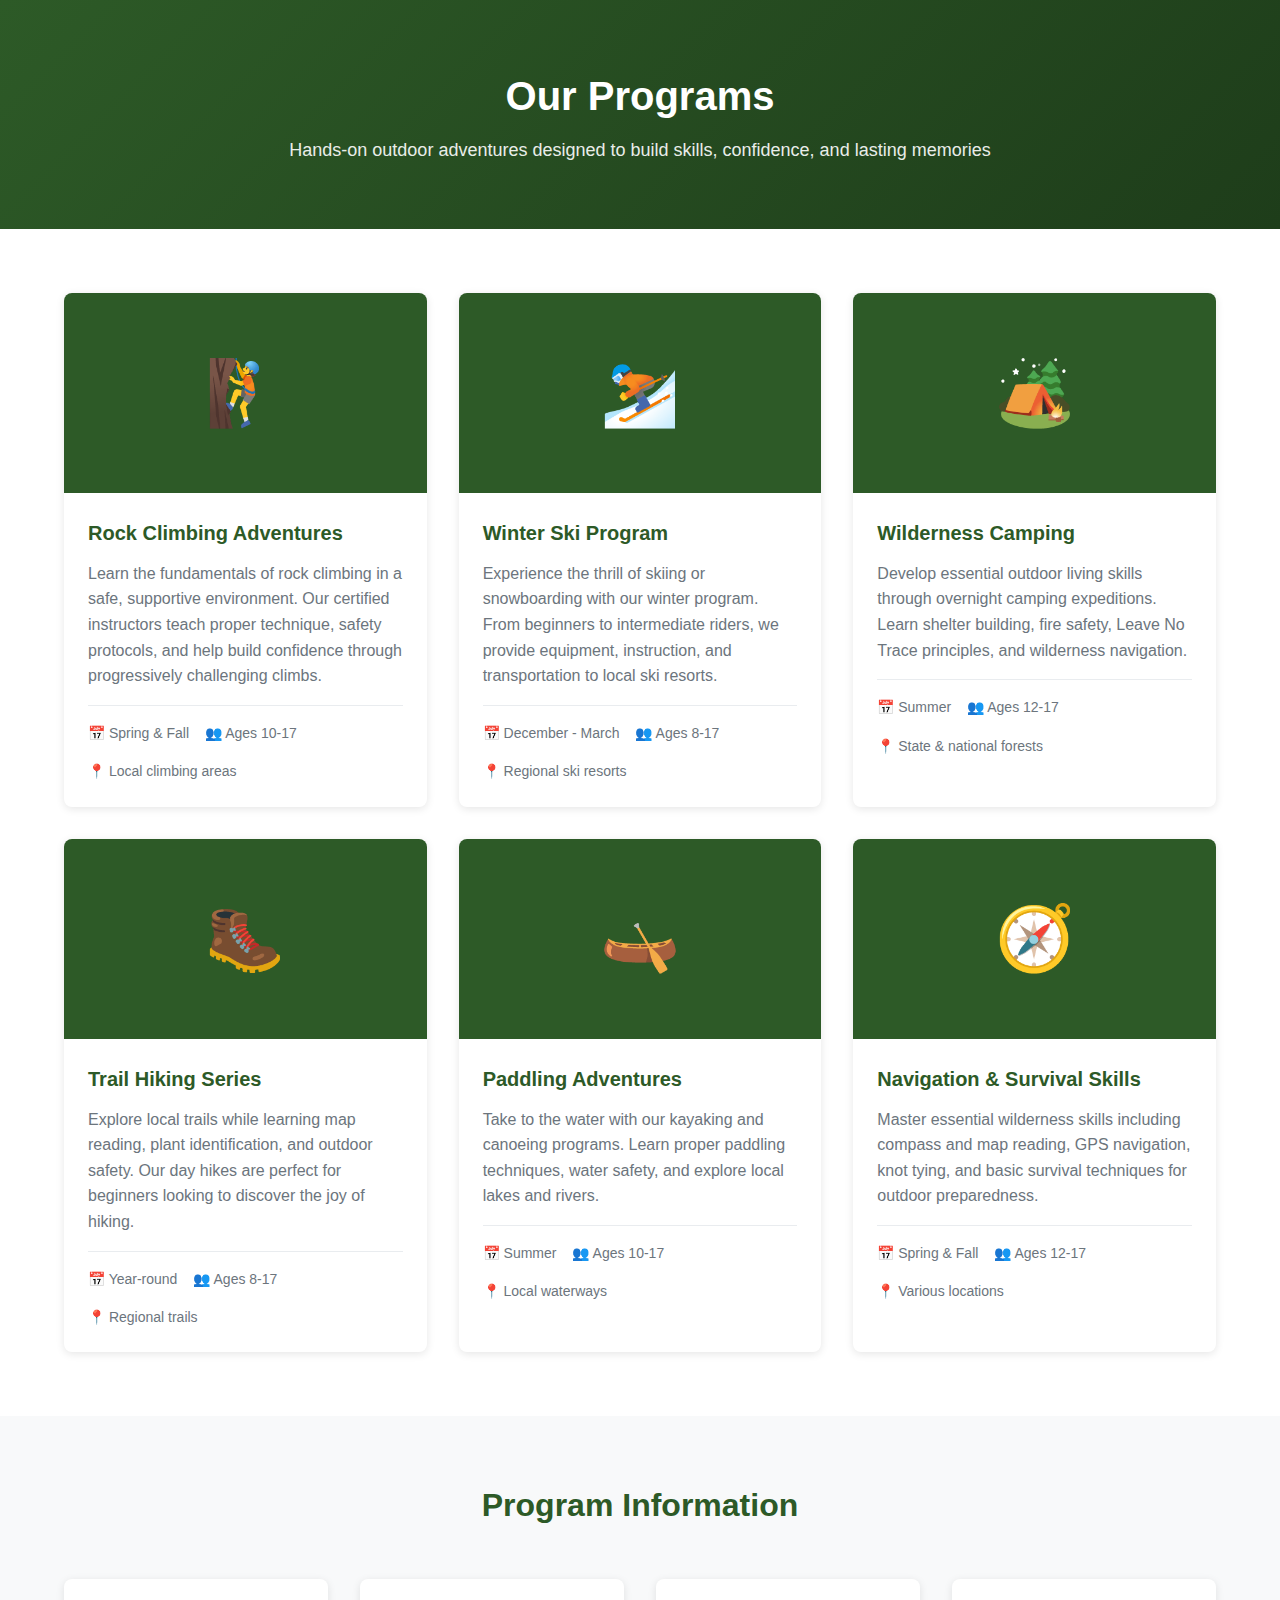
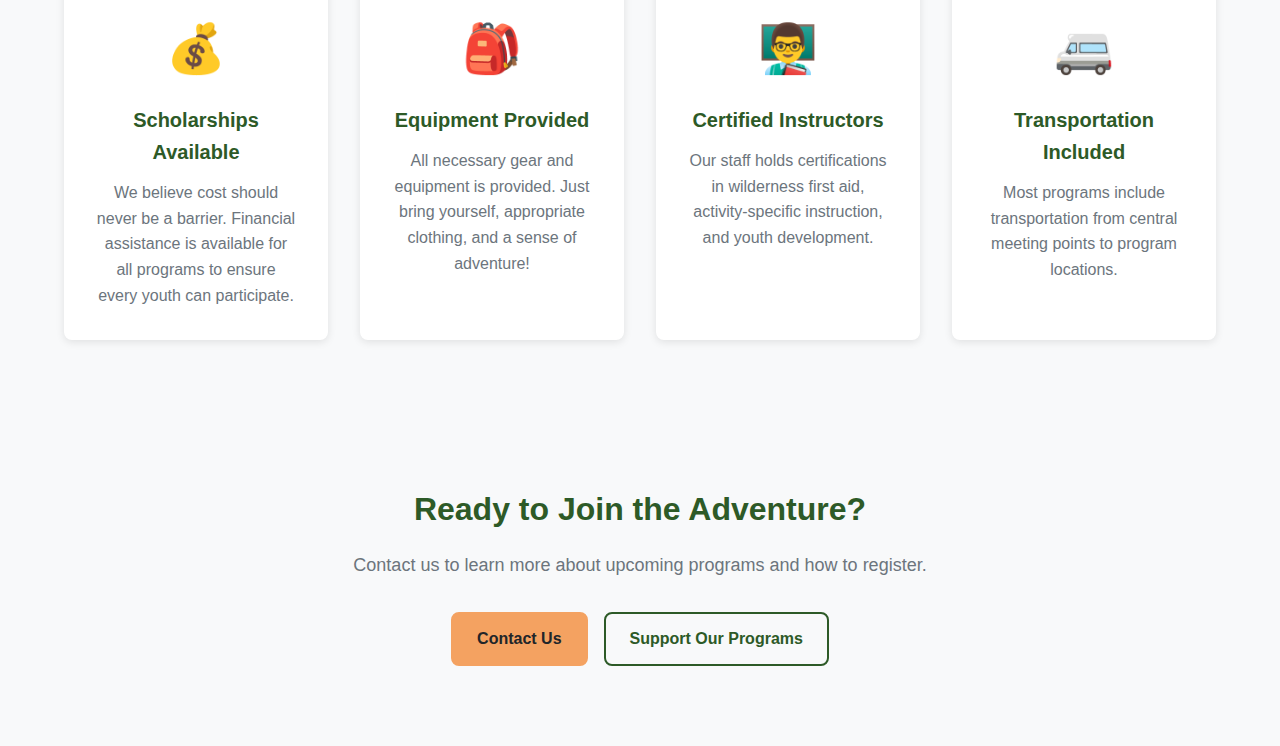
<file: programs.html>
<!DOCTYPE html>
<html lang="en">
<head>
    <meta charset="UTF-8">
    <meta name="viewport" content="width=device-width, initial-scale=1.0">
    <meta name="description" content="Explore Hilltoppers Adventures programs - climbing, skiing, camping, and hiking adventures for youth of all skill levels.">
    <title>Programs | Hilltoppers Adventures</title>
    <link rel="stylesheet" href="css/styles.css">
</head>
<body>
    <div id="header-placeholder"></div>

    <main>
        <section class="page-header">
            <div class="container">
                <h1>Our Programs</h1>
                <p>Hands-on outdoor adventures designed to build skills, confidence, and lasting memories</p>
            </div>
        </section>

        <section class="content-section">
            <div class="container">
                <div class="programs-grid">
                    <div class="program-card">
                        <div class="program-image">🧗</div>
                        <div class="program-content">
                            <h3>Rock Climbing Adventures</h3>
                            <p>Learn the fundamentals of rock climbing in a safe, supportive environment. Our certified instructors teach proper technique, safety protocols, and help build confidence through progressively challenging climbs.</p>
                            <div class="program-details">
                                <span>📅 Spring &amp; Fall</span>
                                <span>👥 Ages 10-17</span>
                                <span>📍 Local climbing areas</span>
                            </div>
                        </div>
                    </div>

                    <div class="program-card">
                        <div class="program-image">⛷️</div>
                        <div class="program-content">
                            <h3>Winter Ski Program</h3>
                            <p>Experience the thrill of skiing or snowboarding with our winter program. From beginners to intermediate riders, we provide equipment, instruction, and transportation to local ski resorts.</p>
                            <div class="program-details">
                                <span>📅 December - March</span>
                                <span>👥 Ages 8-17</span>
                                <span>📍 Regional ski resorts</span>
                            </div>
                        </div>
                    </div>

                    <div class="program-card">
                        <div class="program-image">🏕️</div>
                        <div class="program-content">
                            <h3>Wilderness Camping</h3>
                            <p>Develop essential outdoor living skills through overnight camping expeditions. Learn shelter building, fire safety, Leave No Trace principles, and wilderness navigation.</p>
                            <div class="program-details">
                                <span>📅 Summer</span>
                                <span>👥 Ages 12-17</span>
                                <span>📍 State &amp; national forests</span>
                            </div>
                        </div>
                    </div>

                    <div class="program-card">
                        <div class="program-image">🥾</div>
                        <div class="program-content">
                            <h3>Trail Hiking Series</h3>
                            <p>Explore local trails while learning map reading, plant identification, and outdoor safety. Our day hikes are perfect for beginners looking to discover the joy of hiking.</p>
                            <div class="program-details">
                                <span>📅 Year-round</span>
                                <span>👥 Ages 8-17</span>
                                <span>📍 Regional trails</span>
                            </div>
                        </div>
                    </div>

                    <div class="program-card">
                        <div class="program-image">🛶</div>
                        <div class="program-content">
                            <h3>Paddling Adventures</h3>
                            <p>Take to the water with our kayaking and canoeing programs. Learn proper paddling techniques, water safety, and explore local lakes and rivers.</p>
                            <div class="program-details">
                                <span>📅 Summer</span>
                                <span>👥 Ages 10-17</span>
                                <span>📍 Local waterways</span>
                            </div>
                        </div>
                    </div>

                    <div class="program-card">
                        <div class="program-image">🧭</div>
                        <div class="program-content">
                            <h3>Navigation &amp; Survival Skills</h3>
                            <p>Master essential wilderness skills including compass and map reading, GPS navigation, knot tying, and basic survival techniques for outdoor preparedness.</p>
                            <div class="program-details">
                                <span>📅 Spring &amp; Fall</span>
                                <span>👥 Ages 12-17</span>
                                <span>📍 Various locations</span>
                            </div>
                        </div>
                    </div>
                </div>
            </div>
        </section>

        <section class="content-section alt">
            <div class="container">
                <h2 class="section-title">Program Information</h2>
                <div class="features-grid">
                    <div class="feature-card">
                        <div class="feature-icon">💰</div>
                        <h3>Scholarships Available</h3>
                        <p>We believe cost should never be a barrier. Financial assistance is available for all programs to ensure every youth can participate.</p>
                    </div>
                    <div class="feature-card">
                        <div class="feature-icon">🎒</div>
                        <h3>Equipment Provided</h3>
                        <p>All necessary gear and equipment is provided. Just bring yourself, appropriate clothing, and a sense of adventure!</p>
                    </div>
                    <div class="feature-card">
                        <div class="feature-icon">👨‍🏫</div>
                        <h3>Certified Instructors</h3>
                        <p>Our staff holds certifications in wilderness first aid, activity-specific instruction, and youth development.</p>
                    </div>
                    <div class="feature-card">
                        <div class="feature-icon">🚐</div>
                        <h3>Transportation Included</h3>
                        <p>Most programs include transportation from central meeting points to program locations.</p>
                    </div>
                </div>
            </div>
        </section>

        <section class="cta">
            <div class="container">
                <h2>Ready to Join the Adventure?</h2>
                <p>Contact us to learn more about upcoming programs and how to register.</p>
                <div class="cta-buttons">
                    <a href="contact.html" class="btn btn-primary">Contact Us</a>
                    <a href="contact.html#donate" class="btn btn-secondary">Support Our Programs</a>
                </div>
            </div>
        </section>
    </main>

    <div id="footer-placeholder"></div>

    <script src="js/main.js"></script>
</body>
</html>
</file>
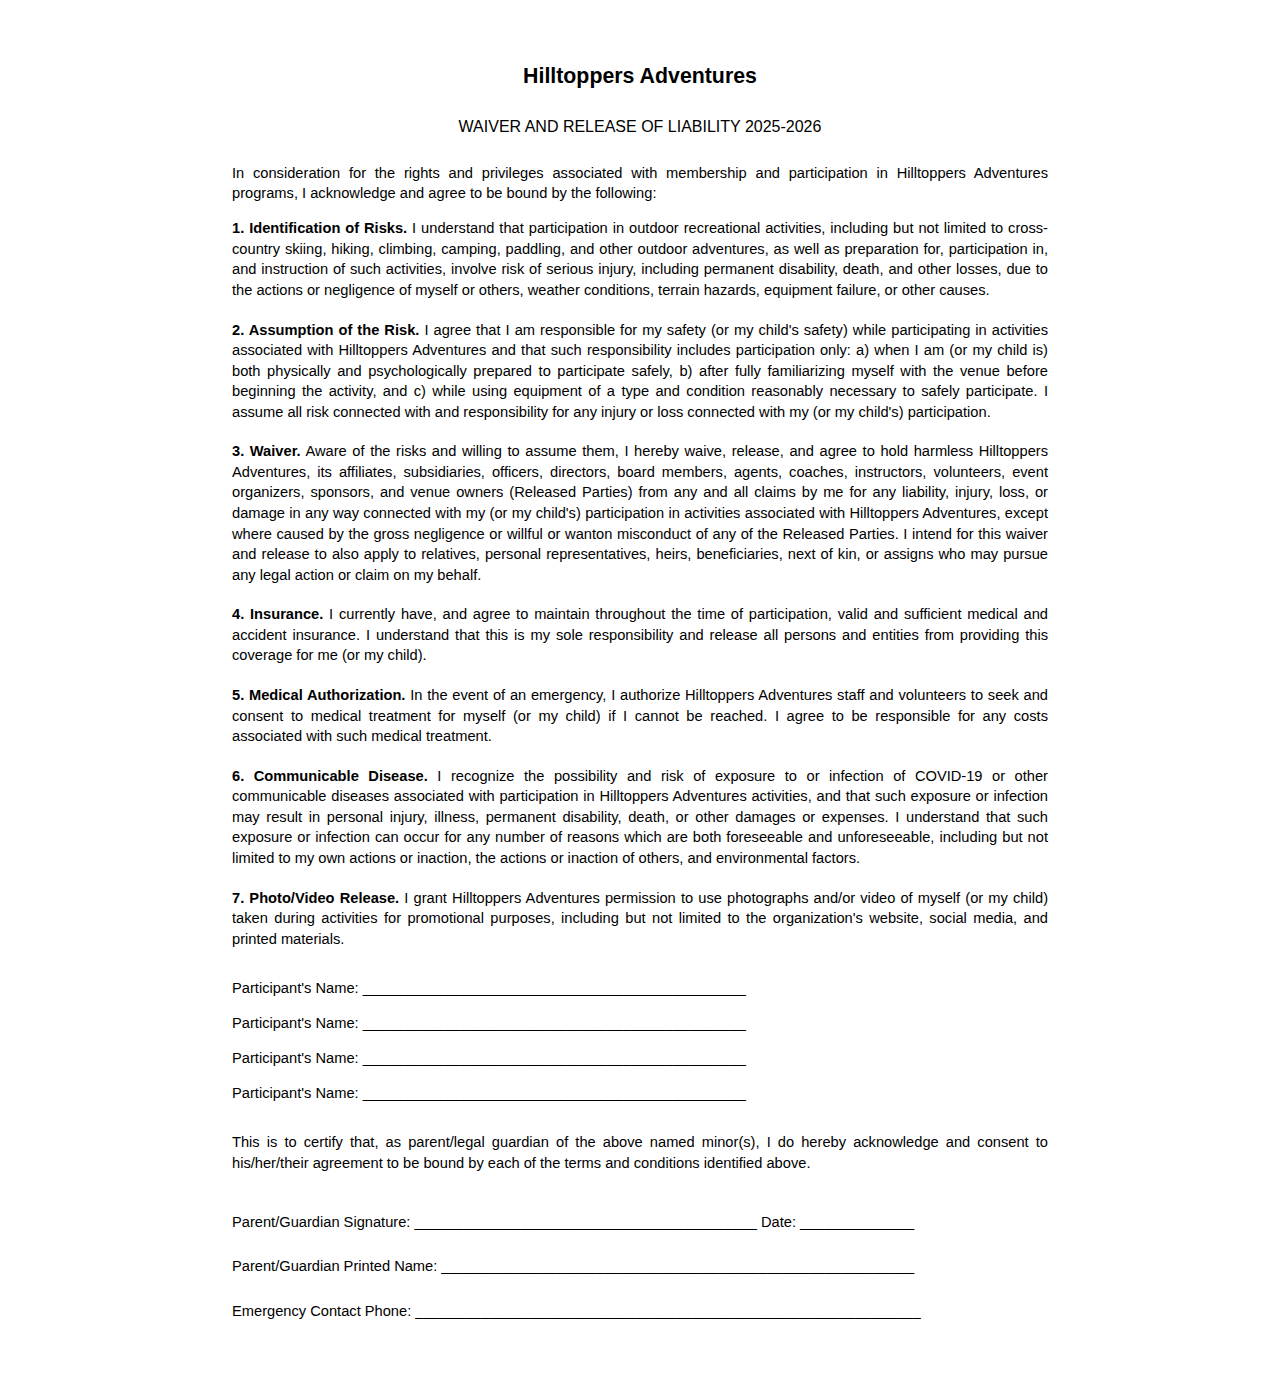
<file: documents/waiver-2025-2026.html>
<!DOCTYPE html>
<html lang="en">
<head>
    <meta charset="UTF-8">
    <meta name="viewport" content="width=device-width, initial-scale=1.0">
    <title>Hilltoppers Adventures - Waiver and Release of Liability 2025-2026</title>
    <style>
        @media print {
            body { margin: 0.5in; }
            .no-print { display: none; }
        }
        body {
            font-family: Arial, sans-serif;
            font-size: 11pt;
            line-height: 1.4;
            max-width: 8.5in;
            margin: 0 auto;
            padding: 0.5in;
            color: #000;
        }
        h1 {
            font-size: 16pt;
            text-align: center;
            margin-bottom: 0.25in;
        }
        h2 {
            font-size: 12pt;
            text-align: center;
            margin-top: 0;
            margin-bottom: 0.25in;
            font-weight: normal;
        }
        p {
            margin-bottom: 0.15in;
            text-align: justify;
        }
        .section {
            margin-bottom: 0.2in;
        }
        .section-title {
            font-weight: bold;
        }
        .signature-section {
            margin-top: 0.4in;
        }
        .field-line {
            margin-bottom: 0.25in;
            text-align: left;
        }
        .athlete-lines {
            margin: 0.3in 0;
        }
        .athlete-line {
            margin-bottom: 0.15in;
        }
        .print-btn {
            display: block;
            margin: 20px auto;
            padding: 10px 30px;
            font-size: 14pt;
            background: #2d5a27;
            color: white;
            border: none;
            border-radius: 5px;
            cursor: pointer;
        }
        .print-btn:hover {
            background: #1e3d1a;
        }
    </style>
</head>
<body>
   
    <h1>Hilltoppers Adventures</h1>
    <h2>WAIVER AND RELEASE OF LIABILITY 2025-2026</h2>

    <p>In consideration for the rights and privileges associated with membership and participation in Hilltoppers Adventures programs, I acknowledge and agree to be bound by the following:</p>

    <div class="section">
        <p><span class="section-title">1. Identification of Risks.</span> I understand that participation in outdoor recreational activities, including but not limited to cross-country skiing, hiking, climbing, camping, paddling, and other outdoor adventures, as well as preparation for, participation in, and instruction of such activities, involve risk of serious injury, including permanent disability, death, and other losses, due to the actions or negligence of myself or others, weather conditions, terrain hazards, equipment failure, or other causes.</p>
    </div>

    <div class="section">
        <p><span class="section-title">2. Assumption of the Risk.</span> I agree that I am responsible for my safety (or my child's safety) while participating in activities associated with Hilltoppers Adventures and that such responsibility includes participation only: a) when I am (or my child is) both physically and psychologically prepared to participate safely, b) after fully familiarizing myself with the venue before beginning the activity, and c) while using equipment of a type and condition reasonably necessary to safely participate. I assume all risk connected with and responsibility for any injury or loss connected with my (or my child's) participation.</p>
    </div>

    <div class="section">
        <p><span class="section-title">3. Waiver.</span> Aware of the risks and willing to assume them, I hereby waive, release, and agree to hold harmless Hilltoppers Adventures, its affiliates, subsidiaries, officers, directors, board members, agents, coaches, instructors, volunteers, event organizers, sponsors, and venue owners (Released Parties) from any and all claims by me for any liability, injury, loss, or damage in any way connected with my (or my child's) participation in activities associated with Hilltoppers Adventures, except where caused by the gross negligence or willful or wanton misconduct of any of the Released Parties. I intend for this waiver and release to also apply to relatives, personal representatives, heirs, beneficiaries, next of kin, or assigns who may pursue any legal action or claim on my behalf.</p>
    </div>

    <div class="section">
        <p><span class="section-title">4. Insurance.</span> I currently have, and agree to maintain throughout the time of participation, valid and sufficient medical and accident insurance. I understand that this is my sole responsibility and release all persons and entities from providing this coverage for me (or my child).</p>
    </div>

    <div class="section">
        <p><span class="section-title">5. Medical Authorization.</span> In the event of an emergency, I authorize Hilltoppers Adventures staff and volunteers to seek and consent to medical treatment for myself (or my child) if I cannot be reached. I agree to be responsible for any costs associated with such medical treatment.</p>
    </div>

    <div class="section">
        <p><span class="section-title">6. Communicable Disease.</span> I recognize the possibility and risk of exposure to or infection of COVID-19 or other communicable diseases associated with participation in Hilltoppers Adventures activities, and that such exposure or infection may result in personal injury, illness, permanent disability, death, or other damages or expenses. I understand that such exposure or infection can occur for any number of reasons which are both foreseeable and unforeseeable, including but not limited to my own actions or inaction, the actions or inaction of others, and environmental factors.</p>
    </div>

    <div class="section">
        <p><span class="section-title">7. Photo/Video Release.</span> I grant Hilltoppers Adventures permission to use photographs and/or video of myself (or my child) taken during activities for promotional purposes, including but not limited to the organization's website, social media, and printed materials.</p>
    </div>

    <div class="athlete-lines">
        <div class="athlete-line">Participant's Name: _______________________________________________</div>
        <div class="athlete-line">Participant's Name: _______________________________________________</div>
        <div class="athlete-line">Participant's Name: _______________________________________________</div>
        <div class="athlete-line">Participant's Name: _______________________________________________</div>
    </div>

    <p>This is to certify that, as parent/legal guardian of the above named minor(s), I do hereby acknowledge and consent to his/her/their agreement to be bound by each of the terms and conditions identified above.</p>

    <div class="signature-section">
        <p class="field-line">Parent/Guardian Signature: __________________________________________ Date: ______________</p>
        <p class="field-line">Parent/Guardian Printed Name: __________________________________________________________</p>
        <p class="field-line">Emergency Contact Phone: ______________________________________________________________</p>
    </div>

    <script>
        // Auto-print hint
        if (window.location.search.includes('print=true')) {
            window.print();
        }
    </script>
</body>
</html>
</file>
<file: css/styles.css>
/* CSS Variables */
:root {
    --color-primary: #2d5a27;
    --color-primary-dark: #1e3d1a;
    --color-secondary: #f4a261;
    --color-accent: #e76f51;
    --color-light: #f8f9fa;
    --color-dark: #212529;
    --color-gray: #6c757d;
    --color-gray-light: #e9ecef;
    --font-family: -apple-system, BlinkMacSystemFont, 'Segoe UI', Roboto, Oxygen, Ubuntu, sans-serif;
    --max-width: 1200px;
    --border-radius: 8px;
    --shadow: 0 2px 8px rgba(0,0,0,0.1);
    --shadow-lg: 0 4px 16px rgba(0,0,0,0.15);
    --transition: 0.3s ease;
}

/* Reset & Base */
*, *::before, *::after {
    box-sizing: border-box;
    margin: 0;
    padding: 0;
}

html {
    scroll-behavior: smooth;
}

body {
    font-family: var(--font-family);
    font-size: 16px;
    line-height: 1.6;
    color: var(--color-dark);
    background-color: #fff;
}

img {
    max-width: 100%;
    height: auto;
}

a {
    color: var(--color-primary);
    text-decoration: none;
    transition: color var(--transition);
}

a:hover {
    color: var(--color-primary-dark);
}

ul {
    list-style: none;
}

/* Container */
.container {
    width: 100%;
    max-width: var(--max-width);
    margin: 0 auto;
    padding: 0 1.5rem;
}

/* Buttons */
.btn {
    display: inline-block;
    padding: 0.75rem 1.5rem;
    font-size: 1rem;
    font-weight: 600;
    text-align: center;
    border-radius: var(--border-radius);
    cursor: pointer;
    transition: all var(--transition);
    border: 2px solid transparent;
}

.btn-primary {
    background-color: var(--color-secondary);
    color: var(--color-dark);
    border-color: var(--color-secondary);
}

.btn-primary:hover {
    background-color: #e8944d;
    border-color: #e8944d;
    color: var(--color-dark);
}

.btn-secondary {
    background-color: transparent;
    color: #fff;
    border-color: #fff;
}

.btn-secondary:hover {
    background-color: #fff;
    color: var(--color-primary);
}

.btn-outline {
    background-color: transparent;
    color: var(--color-primary);
    border-color: var(--color-primary);
}

.btn-outline:hover {
    background-color: var(--color-primary);
    color: #fff;
}

.btn-nav {
    padding: 0.5rem 1rem;
    background-color: var(--color-secondary);
    color: var(--color-dark);
    border-radius: var(--border-radius);
}

.btn-nav:hover {
    background-color: #e8944d;
    color: var(--color-dark);
}

/* Header & Navigation */
.site-header {
    background-color: #fff;
    box-shadow: var(--shadow);
    position: sticky;
    top: 0;
    z-index: 1000;
}

.nav-container {
    display: flex;
    justify-content: space-between;
    align-items: center;
    max-width: var(--max-width);
    margin: 0 auto;
    padding: 1rem 1.5rem;
}

.logo {
    display: flex;
    align-items: center;
    gap: 0.5rem;
    font-size: 1.25rem;
    font-weight: 700;
    color: var(--color-primary);
}

.logo:hover {
    color: var(--color-primary-dark);
}

.logo-icon {
    font-size: 1.5rem;
}

.nav-toggle {
    display: none;
    flex-direction: column;
    gap: 5px;
    background: none;
    border: none;
    cursor: pointer;
    padding: 0.5rem;
}

.nav-toggle span {
    display: block;
    width: 25px;
    height: 3px;
    background-color: var(--color-dark);
    border-radius: 2px;
    transition: var(--transition);
}

.nav-menu {
    display: flex;
    align-items: center;
    gap: 2rem;
}

.nav-menu a {
    color: var(--color-dark);
    font-weight: 500;
    padding: 0.5rem 0;
    position: relative;
}

.nav-menu a:not(.btn)::after {
    content: '';
    position: absolute;
    bottom: 0;
    left: 0;
    width: 0;
    height: 2px;
    background-color: var(--color-primary);
    transition: width var(--transition);
}

.nav-menu a:not(.btn):hover::after,
.nav-menu a:not(.btn).active::after {
    width: 100%;
}

.nav-menu a.active {
    color: var(--color-primary);
}

/* Hero Section */
.hero {
    background: linear-gradient(135deg, var(--color-primary) 0%, var(--color-primary-dark) 100%);
    color: #fff;
    padding: 6rem 1.5rem;
    text-align: center;
}

.hero-content {
    max-width: 800px;
    margin: 0 auto;
}

.hero h1 {
    font-size: 2.5rem;
    margin-bottom: 1.5rem;
    line-height: 1.2;
}

.hero p {
    font-size: 1.25rem;
    margin-bottom: 2rem;
    opacity: 0.95;
}

.hero-buttons {
    display: flex;
    gap: 1rem;
    justify-content: center;
    flex-wrap: wrap;
}

/* Section Titles */
.section-title {
    text-align: center;
    font-size: 2rem;
    margin-bottom: 3rem;
    color: var(--color-primary);
}

/* Features Section */
.features {
    padding: 5rem 0;
    background-color: var(--color-light);
}

.features-grid {
    display: grid;
    grid-template-columns: repeat(auto-fit, minmax(250px, 1fr));
    gap: 2rem;
}

.feature-card {
    background: #fff;
    padding: 2rem;
    border-radius: var(--border-radius);
    text-align: center;
    box-shadow: var(--shadow);
    transition: transform var(--transition), box-shadow var(--transition);
}

.feature-card:hover {
    transform: translateY(-5px);
    box-shadow: var(--shadow-lg);
}

.feature-icon {
    font-size: 3rem;
    margin-bottom: 1rem;
}

.feature-card h3 {
    font-size: 1.25rem;
    margin-bottom: 0.75rem;
    color: var(--color-primary);
}

.feature-card p {
    color: var(--color-gray);
}

/* Mission Section */
.mission {
    padding: 5rem 0;
    background: linear-gradient(135deg, var(--color-primary-dark) 0%, var(--color-primary) 100%);
    color: #fff;
}

.mission-content {
    max-width: 800px;
    margin: 0 auto;
    text-align: center;
}

.mission h2 {
    font-size: 2rem;
    margin-bottom: 1.5rem;
}

.mission p {
    font-size: 1.125rem;
    margin-bottom: 2rem;
    opacity: 0.95;
}

.mission .btn-outline {
    color: #fff;
    border-color: #fff;
}

.mission .btn-outline:hover {
    background-color: #fff;
    color: var(--color-primary);
}

/* Impact/Stats Section */
.impact {
    padding: 5rem 0;
}

.stats-grid {
    display: grid;
    grid-template-columns: repeat(auto-fit, minmax(200px, 1fr));
    gap: 2rem;
    text-align: center;
}

.stat {
    padding: 1.5rem;
}

.stat-number {
    display: block;
    font-size: 3rem;
    font-weight: 700;
    color: var(--color-primary);
    margin-bottom: 0.5rem;
}

.stat-label {
    color: var(--color-gray);
    font-size: 1rem;
}

/* CTA Section */
.cta {
    padding: 5rem 0;
    background-color: var(--color-light);
    text-align: center;
}

.cta h2 {
    font-size: 2rem;
    margin-bottom: 1rem;
    color: var(--color-primary);
}

.cta p {
    font-size: 1.125rem;
    color: var(--color-gray);
    margin-bottom: 2rem;
    max-width: 600px;
    margin-left: auto;
    margin-right: auto;
}

.cta-buttons {
    display: flex;
    gap: 1rem;
    justify-content: center;
    flex-wrap: wrap;
}

.cta .btn-secondary {
    color: var(--color-primary);
    border-color: var(--color-primary);
}

.cta .btn-secondary:hover {
    background-color: var(--color-primary);
    color: #fff;
}

/* Footer */
.site-footer {
    background-color: var(--color-dark);
    color: #fff;
    padding: 4rem 0 2rem;
}

.footer-grid {
    display: grid;
    grid-template-columns: repeat(auto-fit, minmax(200px, 1fr));
    gap: 2rem;
    margin-bottom: 3rem;
}

.footer-about h3 {
    font-size: 1.25rem;
    margin-bottom: 1rem;
}

.footer-about p {
    color: var(--color-gray-light);
    opacity: 0.8;
}

.footer-links h4,
.footer-contact h4 {
    font-size: 1rem;
    margin-bottom: 1rem;
    color: var(--color-secondary);
}

.footer-links ul {
    display: flex;
    flex-direction: column;
    gap: 0.5rem;
}

.footer-links a {
    color: var(--color-gray-light);
    opacity: 0.8;
    transition: opacity var(--transition);
}

.footer-links a:hover {
    opacity: 1;
    color: #fff;
}

.footer-contact p {
    color: var(--color-gray-light);
    opacity: 0.8;
    margin-bottom: 0.5rem;
}

.footer-bottom {
    border-top: 1px solid rgba(255,255,255,0.1);
    padding-top: 2rem;
    text-align: center;
    color: var(--color-gray-light);
    opacity: 0.6;
    font-size: 0.875rem;
}

/* Page Headers */
.page-header {
    background: linear-gradient(135deg, var(--color-primary) 0%, var(--color-primary-dark) 100%);
    color: #fff;
    padding: 4rem 1.5rem;
    text-align: center;
}

.page-header h1 {
    font-size: 2.5rem;
    margin-bottom: 0.5rem;
}

.page-header p {
    font-size: 1.125rem;
    opacity: 0.9;
}

/* Content Sections */
.content-section {
    padding: 4rem 0;
}

.content-section.alt {
    background-color: var(--color-light);
}

/* Programs Grid */
.programs-grid {
    display: grid;
    grid-template-columns: repeat(auto-fit, minmax(300px, 1fr));
    gap: 2rem;
}

.program-card {
    background: #fff;
    border-radius: var(--border-radius);
    overflow: hidden;
    box-shadow: var(--shadow);
    transition: transform var(--transition), box-shadow var(--transition);
}

.program-card:hover {
    transform: translateY(-5px);
    box-shadow: var(--shadow-lg);
}

.program-image {
    height: 200px;
    background-color: var(--color-primary);
    display: flex;
    align-items: center;
    justify-content: center;
    font-size: 4rem;
}

.program-content {
    padding: 1.5rem;
}

.program-content h3 {
    font-size: 1.25rem;
    margin-bottom: 0.75rem;
    color: var(--color-primary);
}

.program-content p {
    color: var(--color-gray);
    margin-bottom: 1rem;
}

.program-details {
    display: flex;
    flex-wrap: wrap;
    gap: 1rem;
    margin-top: 1rem;
    padding-top: 1rem;
    border-top: 1px solid var(--color-gray-light);
    font-size: 0.875rem;
    color: var(--color-gray);
}

.program-details span {
    display: flex;
    align-items: center;
    gap: 0.25rem;
}

/* About Page */
.about-content {
    display: grid;
    grid-template-columns: 1fr 1fr;
    gap: 4rem;
    align-items: center;
}

.about-text h2 {
    font-size: 1.75rem;
    color: var(--color-primary);
    margin-bottom: 1rem;
}

.about-text p {
    margin-bottom: 1rem;
    color: var(--color-gray);
}

.about-image {
    background-color: var(--color-primary);
    border-radius: var(--border-radius);
    height: 400px;
    display: flex;
    align-items: center;
    justify-content: center;
    font-size: 6rem;
}

/* Values */
.values-grid {
    display: grid;
    grid-template-columns: repeat(auto-fit, minmax(250px, 1fr));
    gap: 2rem;
}

.value-card {
    text-align: center;
    padding: 2rem;
}

.value-icon {
    font-size: 2.5rem;
    margin-bottom: 1rem;
}

.value-card h3 {
    font-size: 1.25rem;
    color: var(--color-primary);
    margin-bottom: 0.75rem;
}

.value-card p {
    color: var(--color-gray);
}

/* Team */
.team-grid {
    display: grid;
    grid-template-columns: repeat(auto-fit, minmax(250px, 1fr));
    gap: 2rem;
}

.team-card {
    text-align: center;
    padding: 2rem;
    background: #fff;
    border-radius: var(--border-radius);
    box-shadow: var(--shadow);
}

.team-photo {
    width: 120px;
    height: 120px;
    background-color: var(--color-gray-light);
    border-radius: 50%;
    margin: 0 auto 1rem;
    display: flex;
    align-items: center;
    justify-content: center;
    font-size: 3rem;
    overflow: hidden;
}

.team-photo img {
    width: 100%;
    height: 100%;
    object-fit: cover;
}

.team-card h3 {
    font-size: 1.125rem;
    margin-bottom: 0.25rem;
}

.team-card .role {
    color: var(--color-secondary);
    font-weight: 500;
    margin-bottom: 0.75rem;
}

.team-card p {
    color: var(--color-gray);
    font-size: 0.9rem;
}

/* Policies Page */
.policy-list {
    margin: 2rem 0;
}

.policy-list h3 {
    color: var(--color-primary);
    margin-top: 1.5rem;
    margin-bottom: 0.75rem;
    font-size: 1.25rem;
}

.policy-list ul {
    margin-left: 1.5rem;
    margin-bottom: 1rem;
}

.policy-list li {
    margin-bottom: 0.5rem;
    line-height: 1.6;
}

/* Membership Page */
.membership-info {
    display: flex;
    justify-content: center;
    margin: 2rem 0;
}

.membership-card {
    background: var(--color-primary);
    color: white;
    padding: 2rem 3rem;
    border-radius: var(--border-radius);
    text-align: center;
}

.membership-price {
    font-size: 3rem;
    font-weight: 700;
}

.membership-period {
    font-size: 1.1rem;
    opacity: 0.9;
    margin-bottom: 0.5rem;
}

.membership-dates {
    font-size: 0.9rem;
    opacity: 0.8;
    margin: 0;
}

.membership-benefits {
    margin: 1.5rem 0 2rem 1.5rem;
}

.membership-benefits li {
    margin-bottom: 0.75rem;
    line-height: 1.6;
}

.cost-section {
    margin-bottom: 2rem;
}

.cost-section h3 {
    color: var(--color-primary);
    margin-bottom: 0.75rem;
}

.cost-section ul {
    margin: 1rem 0 1rem 1.5rem;
}

.cost-section li {
    margin-bottom: 0.5rem;
    line-height: 1.6;
}

/* Contact Page */
.contact-grid {
    display: grid;
    grid-template-columns: 1fr 1fr;
    gap: 4rem;
}

.contact-info h2 {
    font-size: 1.75rem;
    color: var(--color-primary);
    margin-bottom: 1.5rem;
}

.contact-item {
    display: flex;
    align-items: flex-start;
    gap: 1rem;
    margin-bottom: 1.5rem;
}

.contact-icon {
    font-size: 1.5rem;
    color: var(--color-primary);
}

.contact-item h3 {
    font-size: 1rem;
    margin-bottom: 0.25rem;
}

.contact-item p {
    color: var(--color-gray);
}

/* Contact Form */
.contact-form h2 {
    font-size: 1.75rem;
    color: var(--color-primary);
    margin-bottom: 1.5rem;
}

.form-group {
    margin-bottom: 1.5rem;
}

.form-group label {
    display: block;
    margin-bottom: 0.5rem;
    font-weight: 500;
}

.form-group input,
.form-group textarea,
.form-group select {
    width: 100%;
    padding: 0.75rem 1rem;
    border: 1px solid var(--color-gray-light);
    border-radius: var(--border-radius);
    font-family: inherit;
    font-size: 1rem;
    transition: border-color var(--transition);
}

.form-group input:focus,
.form-group textarea:focus,
.form-group select:focus {
    outline: none;
    border-color: var(--color-primary);
}

.form-group textarea {
    min-height: 150px;
    resize: vertical;
}

/* Form Embed */
.form-embed {
    max-width: 700px;
    margin: 0 auto;
    background: #fff;
    border-radius: var(--border-radius);
    box-shadow: var(--shadow);
    overflow: hidden;
}

.form-embed iframe {
    display: block;
    border: none;
}

/* Calendar Embed */
.calendar-embed {
    background: #fff;
    border-radius: var(--border-radius);
    box-shadow: var(--shadow);
    overflow: hidden;
    border: 1px solid var(--color-gray-light);
}

.calendar-embed iframe {
    display: block;
    border: none;
}

/* Donate Section */
.donate-section {
    background: linear-gradient(135deg, var(--color-secondary) 0%, var(--color-accent) 100%);
    padding: 4rem 0;
    text-align: center;
    color: var(--color-dark);
}

.donate-section h2 {
    font-size: 2rem;
    margin-bottom: 1rem;
}

.donate-section p {
    font-size: 1.125rem;
    margin-bottom: 2rem;
    max-width: 600px;
    margin-left: auto;
    margin-right: auto;
}

.donate-options {
    display: flex;
    gap: 1rem;
    justify-content: center;
    flex-wrap: wrap;
}

.donate-btn {
    background: #fff;
    color: var(--color-dark);
    padding: 1rem 2rem;
    border-radius: var(--border-radius);
    font-weight: 600;
    font-size: 1.125rem;
    box-shadow: var(--shadow);
    transition: transform var(--transition), box-shadow var(--transition);
}

.donate-btn:hover {
    transform: translateY(-2px);
    box-shadow: var(--shadow-lg);
    color: var(--color-dark);
}

/* Mobile Navigation */
@media (max-width: 768px) {
    .nav-toggle {
        display: flex;
    }

    .nav-menu {
        position: absolute;
        top: 100%;
        left: 0;
        right: 0;
        background: #fff;
        flex-direction: column;
        padding: 1rem;
        gap: 0;
        box-shadow: var(--shadow);
        display: none;
    }

    .nav-menu.active {
        display: flex;
    }

    .nav-menu li {
        width: 100%;
    }

    .nav-menu a {
        display: block;
        padding: 0.75rem 1rem;
        border-radius: var(--border-radius);
    }

    .nav-menu a:hover {
        background-color: var(--color-light);
    }

    .nav-menu .btn-nav {
        text-align: center;
        margin-top: 0.5rem;
    }

    .hero h1 {
        font-size: 2rem;
    }

    .hero p {
        font-size: 1rem;
    }

    .section-title {
        font-size: 1.75rem;
    }

    .about-content {
        grid-template-columns: 1fr;
        gap: 2rem;
    }

    .about-image {
        order: -1;
        height: 250px;
    }

    .contact-grid {
        grid-template-columns: 1fr;
        gap: 3rem;
    }

    .stat-number {
        font-size: 2.5rem;
    }
}

@media (max-width: 480px) {
    .hero-buttons {
        flex-direction: column;
    }

    .hero-buttons .btn {
        width: 100%;
    }

    .cta-buttons {
        flex-direction: column;
        align-items: center;
    }

    .cta-buttons .btn {
        width: 100%;
        max-width: 300px;
    }
}
</file>
